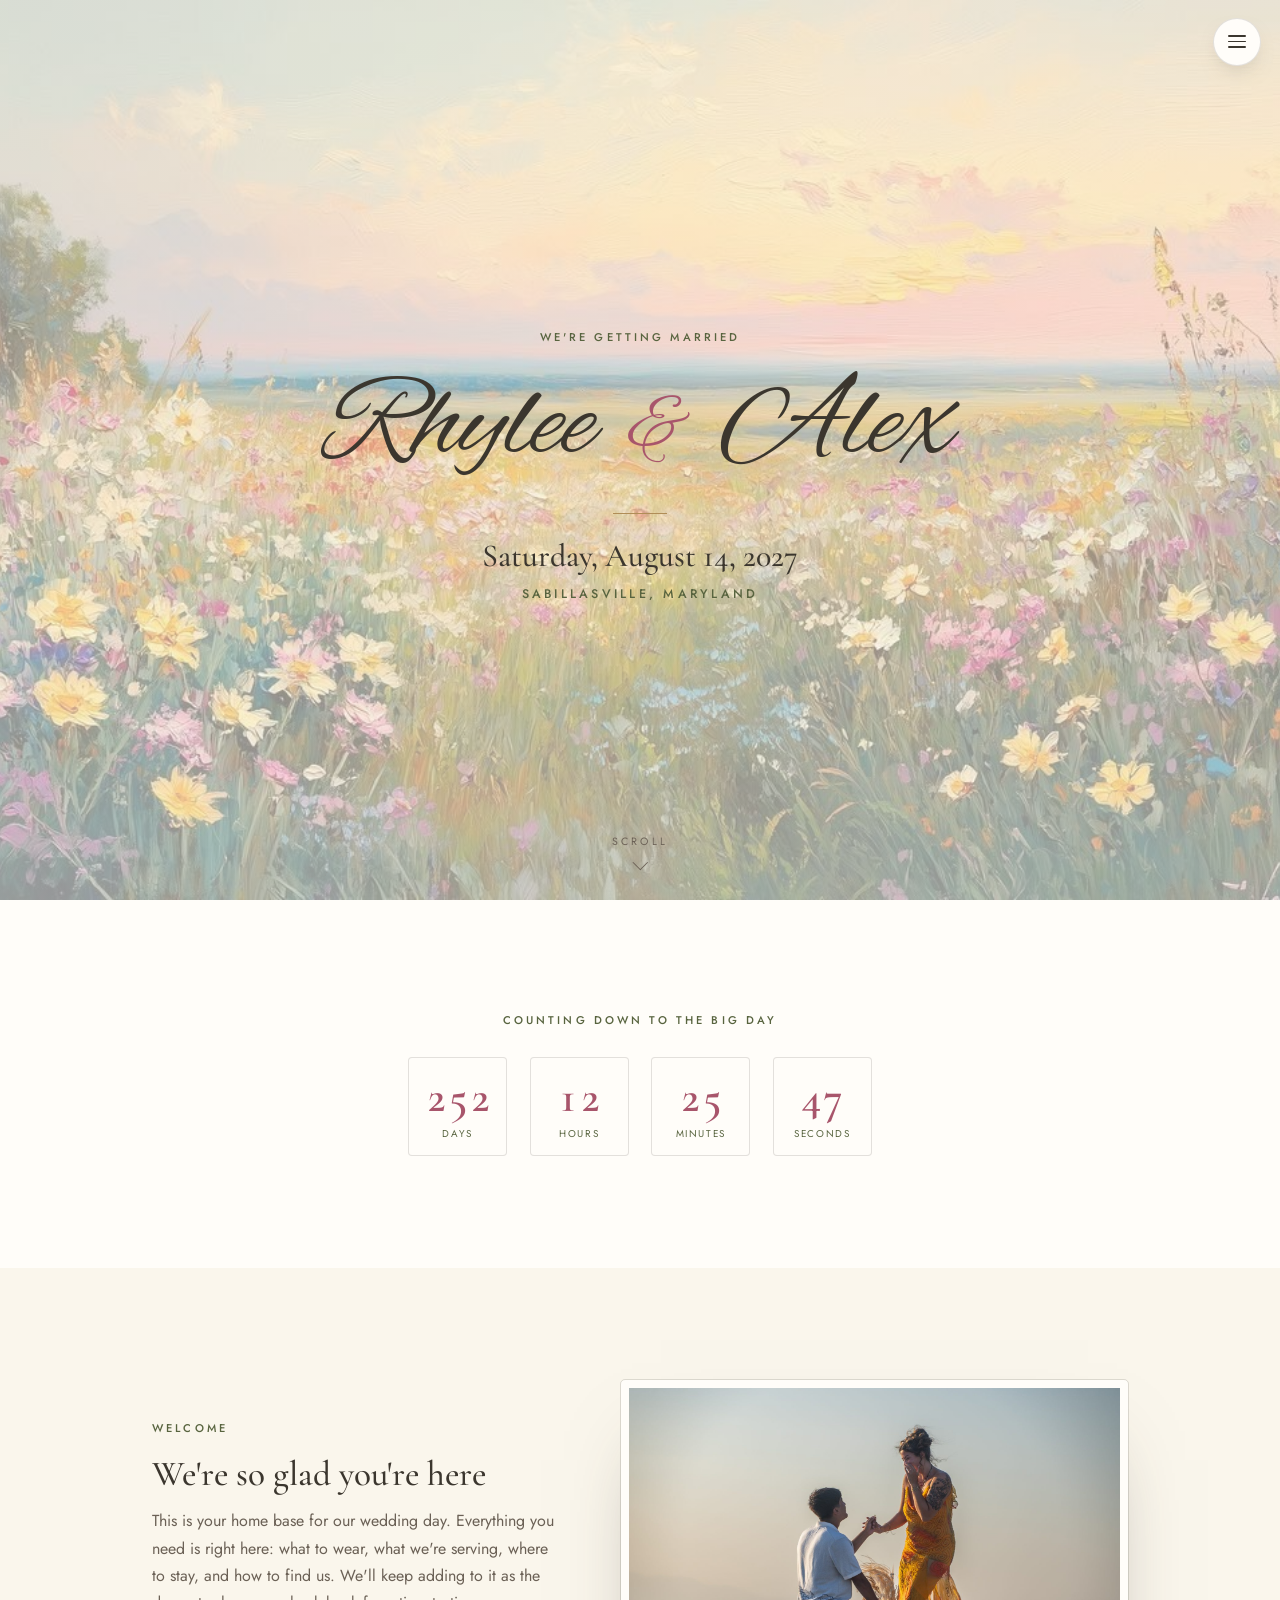
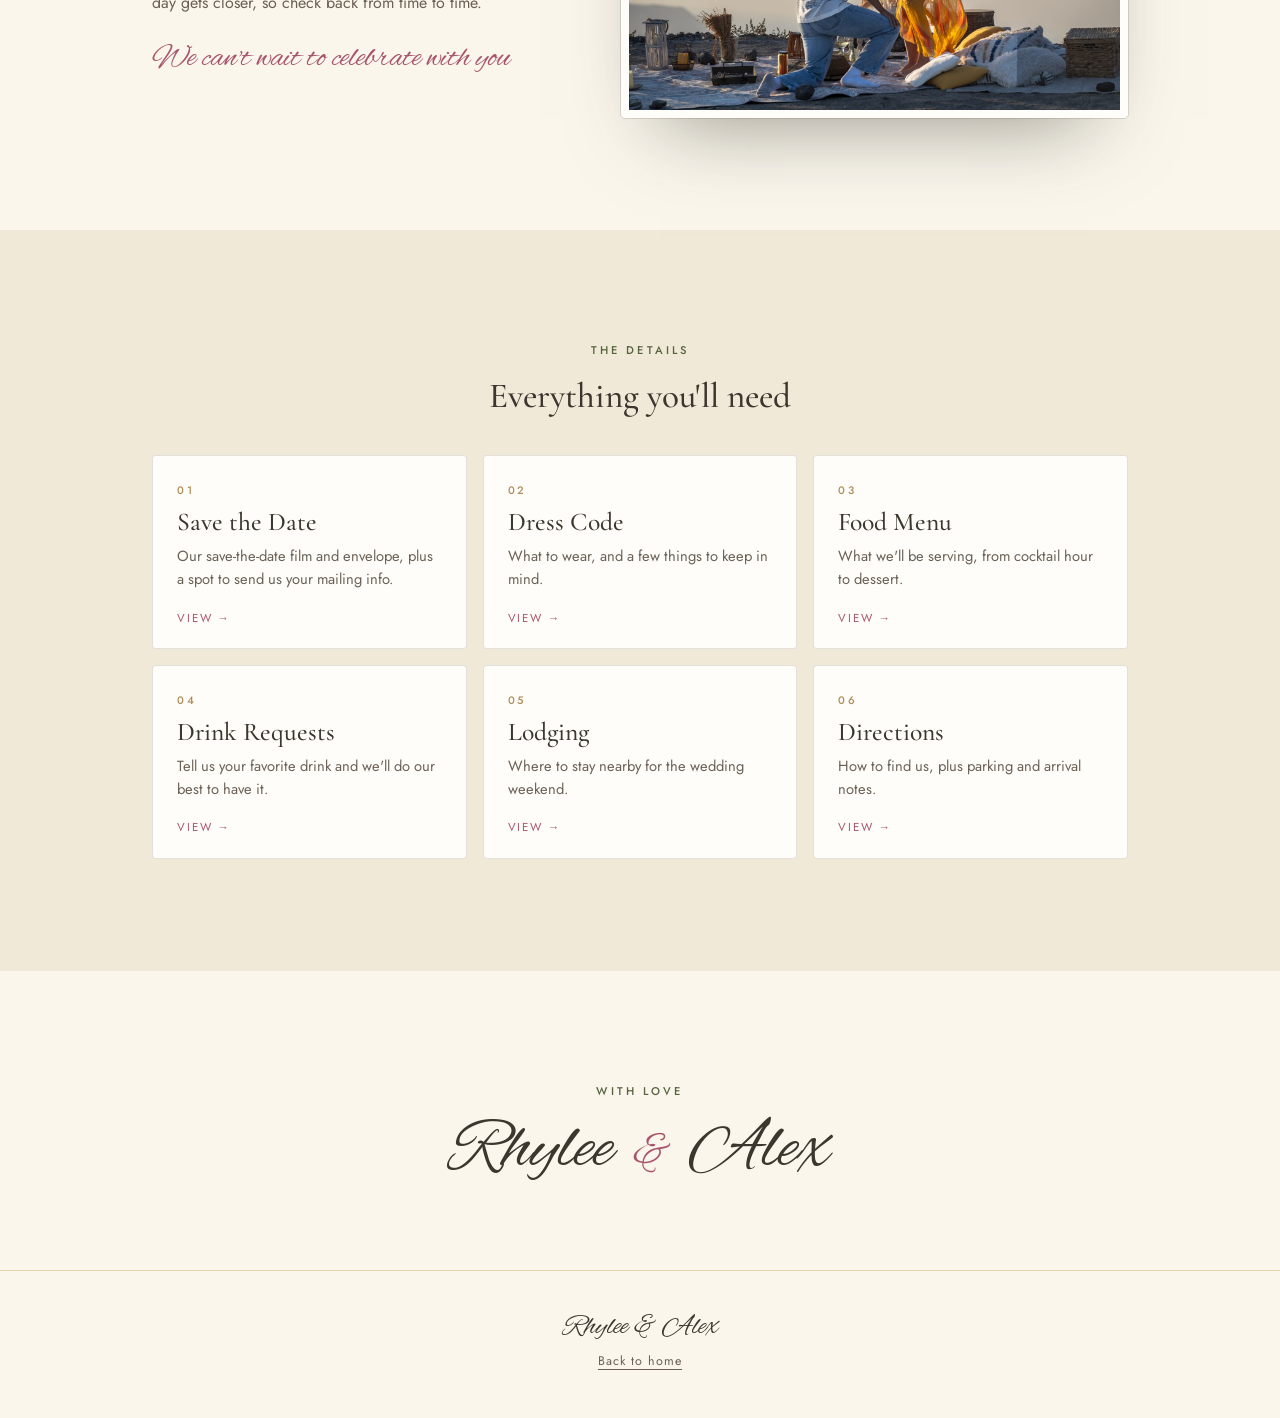
<file: index.html>
<!DOCTYPE html>
<html lang="en">
<head>
<meta charset="UTF-8">
<meta name="viewport" content="width=device-width, initial-scale=1.0">
<title>Rhylee &amp; Alex — Our Wedding</title>
<meta name="description" content="Rhylee &amp; Alex are getting married. Everything you need for the big day.">

<link rel="icon" type="image/png" sizes="32x32" href="img/favicon-32.png">
<link rel="icon" type="image/png" sizes="16x16" href="img/favicon-16.png">
<link rel="icon" type="image/png" sizes="192x192" href="img/favicon-192.png">
<link rel="apple-touch-icon" sizes="180x180" href="img/apple-touch-icon.png">
<link rel="shortcut icon" href="img/favicon.ico">

<link rel="preconnect" href="https://fonts.googleapis.com">
<link rel="preconnect" href="https://fonts.gstatic.com" crossorigin>
<link href="https://fonts.googleapis.com/css2?family=Cormorant+Garamond:ital,wght@0,400;0,500;0,600;1,400&family=Alex+Brush&family=Jost:wght@300;400;500;600&display=swap" rel="stylesheet">

<link rel="stylesheet" href="css/style.css">
<link rel="stylesheet" href="css/site.css">
<link rel="stylesheet" href="css/menu.css">
</head>
<body class="site" data-root="">

<main>
  <!-- HERO -->
  <section class="hero" id="top">
    <p class="eyebrow">We're getting married</p>
    <h1 class="hero-names">Rhylee <span class="amp">&amp;</span> Alex</h1>
    <span class="rule"></span>
    <p class="hero-date" id="hero-date">Saturday, August 14, 2027</p>
    <p class="hero-place">Sabillasville, Maryland</p>
    <a href="#countdown" class="scroll-cue">Scroll</a>
  </section>


  <!-- COUNTDOWN -->
  <section class="band band--paper" id="countdown">
    <div class="wrap reveal-on-scroll">
      <p class="eyebrow">Counting down to the big day</p>
      <div class="countdown-row" aria-live="off">
        <div class="countdown-cell"><b id="cd-days">--</b><span>Days</span></div>
        <div class="countdown-cell"><b id="cd-hours">--</b><span>Hours</span></div>
        <div class="countdown-cell"><b id="cd-mins">--</b><span>Minutes</span></div>
        <div class="countdown-cell"><b id="cd-secs">--</b><span>Seconds</span></div>
      </div>
    </div>
  </section>

  <!-- WELCOME + PHOTO -->
  <section class="band" id="welcome">
    <div class="wrap welcome reveal-on-scroll">
      <div>
        <p class="eyebrow">Welcome</p>
        <h2 class="section-title">We're so glad you're here</h2>
        <p class="section-copy">
          This is your home base for our wedding day. Everything you need is
          right here: what to wear, what we're serving, where to stay, and how
          to find us. We'll keep adding to it as the day gets closer, so check
          back from time to time.
        </p>
        <p class="script-note">We can't wait to celebrate with you</p>
      </div>
      <div class="photo-frame">
        <img src="more/engagement.jpg" alt="Alex proposing to Rhylee outdoors at sunset">
      </div>
    </div>
  </section>

  <!-- DETAILS: one card per menu tab, filled in by js/home.js -->
  <section class="band band--deep" id="details">
    <div class="wrap">
      <div class="reveal-on-scroll">
        <p class="eyebrow">The details</p>
        <h2 class="section-title">Everything you'll need</h2>
      </div>
      <div class="cards" id="detail-cards"></div>
    </div>
  </section>

  <!-- SIGN-OFF -->
  <section class="band signoff-band" id="signoff">
    <div class="wrap reveal-on-scroll">
      <p class="eyebrow">With love</p>
      <p class="hero-names">Rhylee <span class="amp">&amp;</span> Alex</p>
    </div>
  </section>

</main>

<footer class="site-footer">
  <span class="footer-names">Rhylee &amp; Alex</span>
  <a href="./">Back to home</a>
</footer>

<script src="js/menu.js"></script>
<script src="js/home.js"></script>
</body>
</html>
</file>
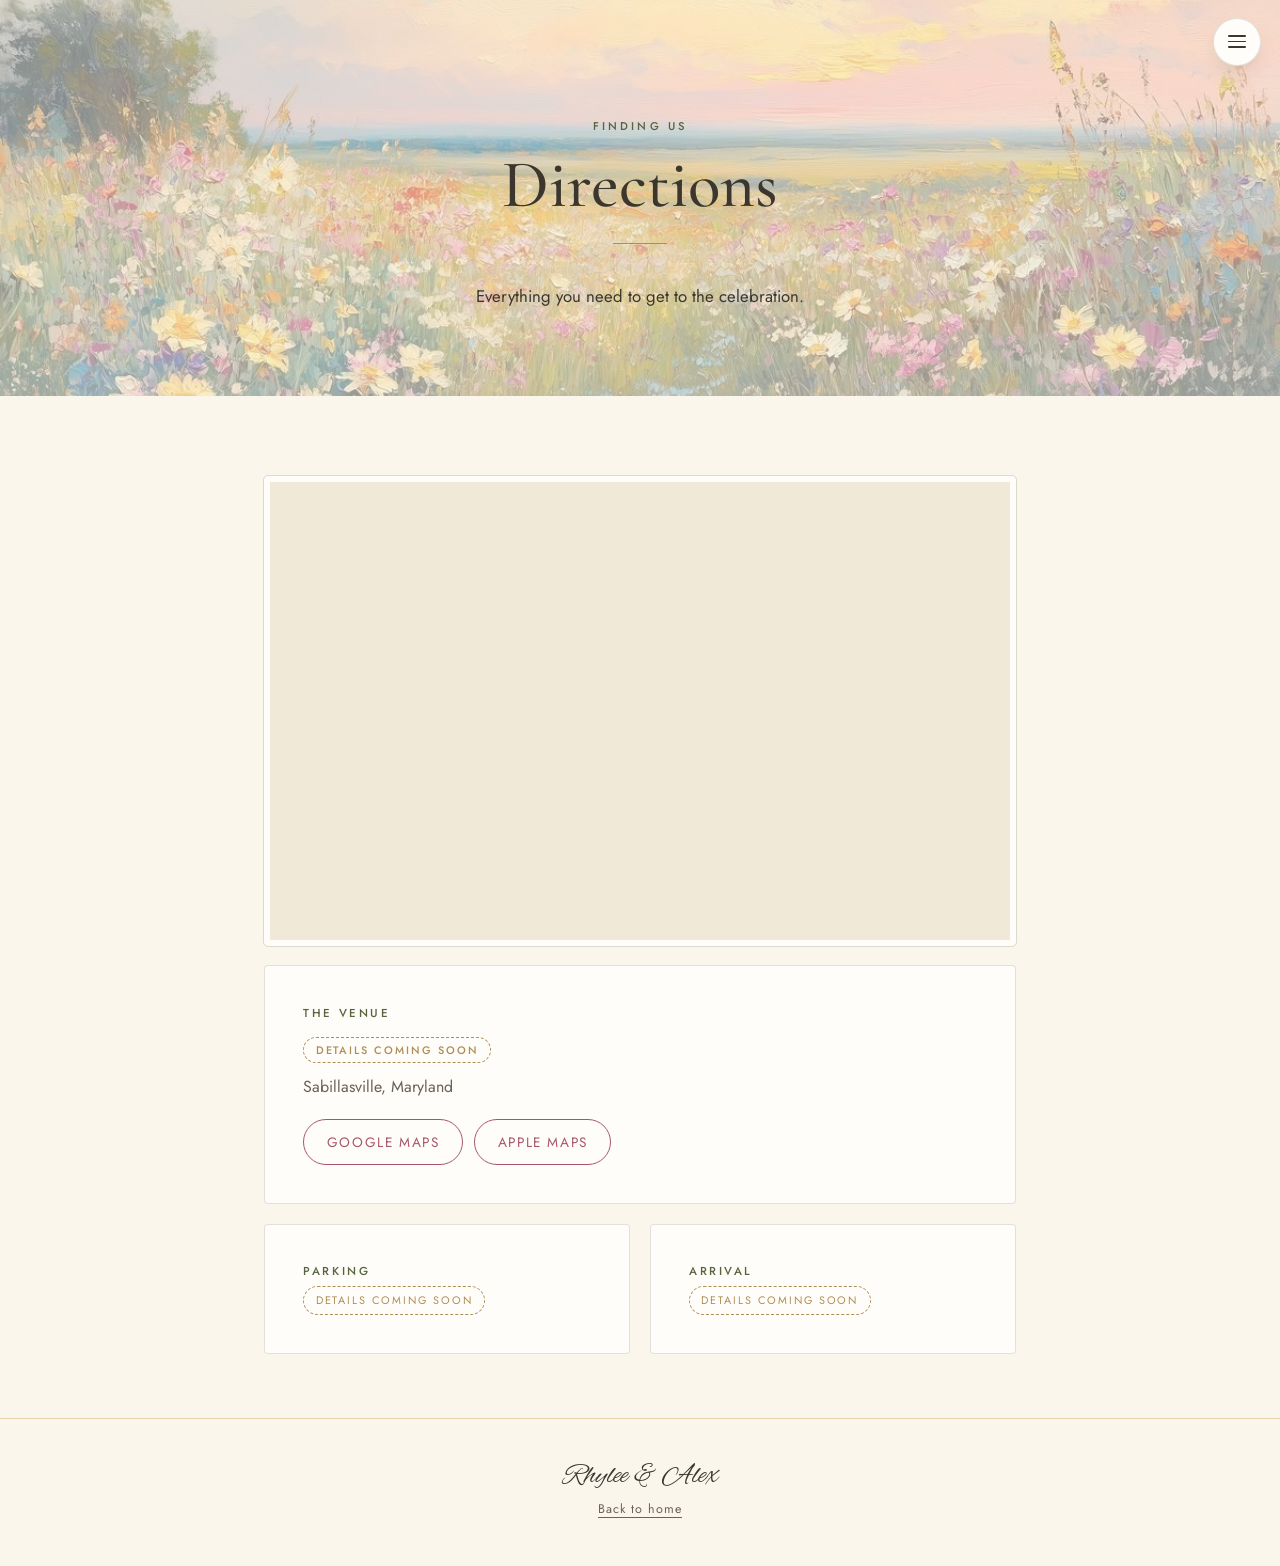
<file: directions/index.html>
<!DOCTYPE html>
<html lang="en">
<head>
<meta charset="UTF-8">
<meta name="viewport" content="width=device-width, initial-scale=1.0">
<title>Directions — Rhylee &amp; Alex</title>
<meta name="description" content="How to get to Rhylee &amp; Alex's wedding.">

<link rel="icon" type="image/png" sizes="32x32" href="../img/favicon-32.png">
<link rel="icon" type="image/png" sizes="16x16" href="../img/favicon-16.png">
<link rel="icon" type="image/png" sizes="192x192" href="../img/favicon-192.png">
<link rel="apple-touch-icon" sizes="180x180" href="../img/apple-touch-icon.png">
<link rel="shortcut icon" href="../img/favicon.ico">

<link rel="preconnect" href="https://fonts.googleapis.com">
<link rel="preconnect" href="https://fonts.gstatic.com" crossorigin>
<link href="https://fonts.googleapis.com/css2?family=Cormorant+Garamond:ital,wght@0,400;0,500;0,600;1,400&family=Alex+Brush&family=Jost:wght@300;400;500;600&display=swap" rel="stylesheet">

<link rel="stylesheet" href="../css/style.css">
<link rel="stylesheet" href="../css/site.css">
<link rel="stylesheet" href="../css/menu.css">
</head>
<body class="site" data-root="../">

<main>
  <header class="page-header">
    <p class="eyebrow">Finding us</p>
    <h1 class="page-title">Directions</h1>
    <span class="rule"></span>
    <p class="page-lead">Everything you need to get to the celebration.</p>
  </header>

  <section class="page-body">
    <div class="wrap">
      <!-- EDIT: set the venue name/address in the three places marked VENUE below -->
      <div class="map-frame">
        <!-- VENUE: change q=... to the venue's address -->
        <iframe title="Map to the wedding" loading="lazy" referrerpolicy="no-referrer-when-downgrade"
          src="https://www.google.com/maps?q=Sabillasville,+MD&amp;output=embed"></iframe>
      </div>
      <div class="panel-block">
        <h3>The venue</h3>
        <!-- VENUE: name + street address -->
        <h2><span class="tbd">Details coming soon</span></h2>
        <p>Sabillasville, Maryland</p>
        <div class="btn-row">
          <!-- VENUE: change the address in both links -->
          <a class="btn btn-outline" href="https://www.google.com/maps/search/?api=1&amp;query=Sabillasville%2C%20MD" target="_blank" rel="noopener">Google Maps</a>
          <a class="btn btn-outline" href="https://maps.apple.com/?q=Sabillasville%2C%20MD" target="_blank" rel="noopener">Apple Maps</a>
        </div>
      </div>
      <div class="two-col">
        <div class="panel-block">
          <h3>Parking</h3>
          <p><span class="tbd">Details coming soon</span></p>
        </div>
        <div class="panel-block">
          <h3>Arrival</h3>
          <p><span class="tbd">Details coming soon</span></p>
        </div>
      </div>
    </div>
  </section>
</main>

<footer class="site-footer">
  <span class="footer-names">Rhylee &amp; Alex</span>
  <a href="../">Back to home</a>
</footer>

<script src="../js/menu.js"></script>
</body>
</html>
</file>
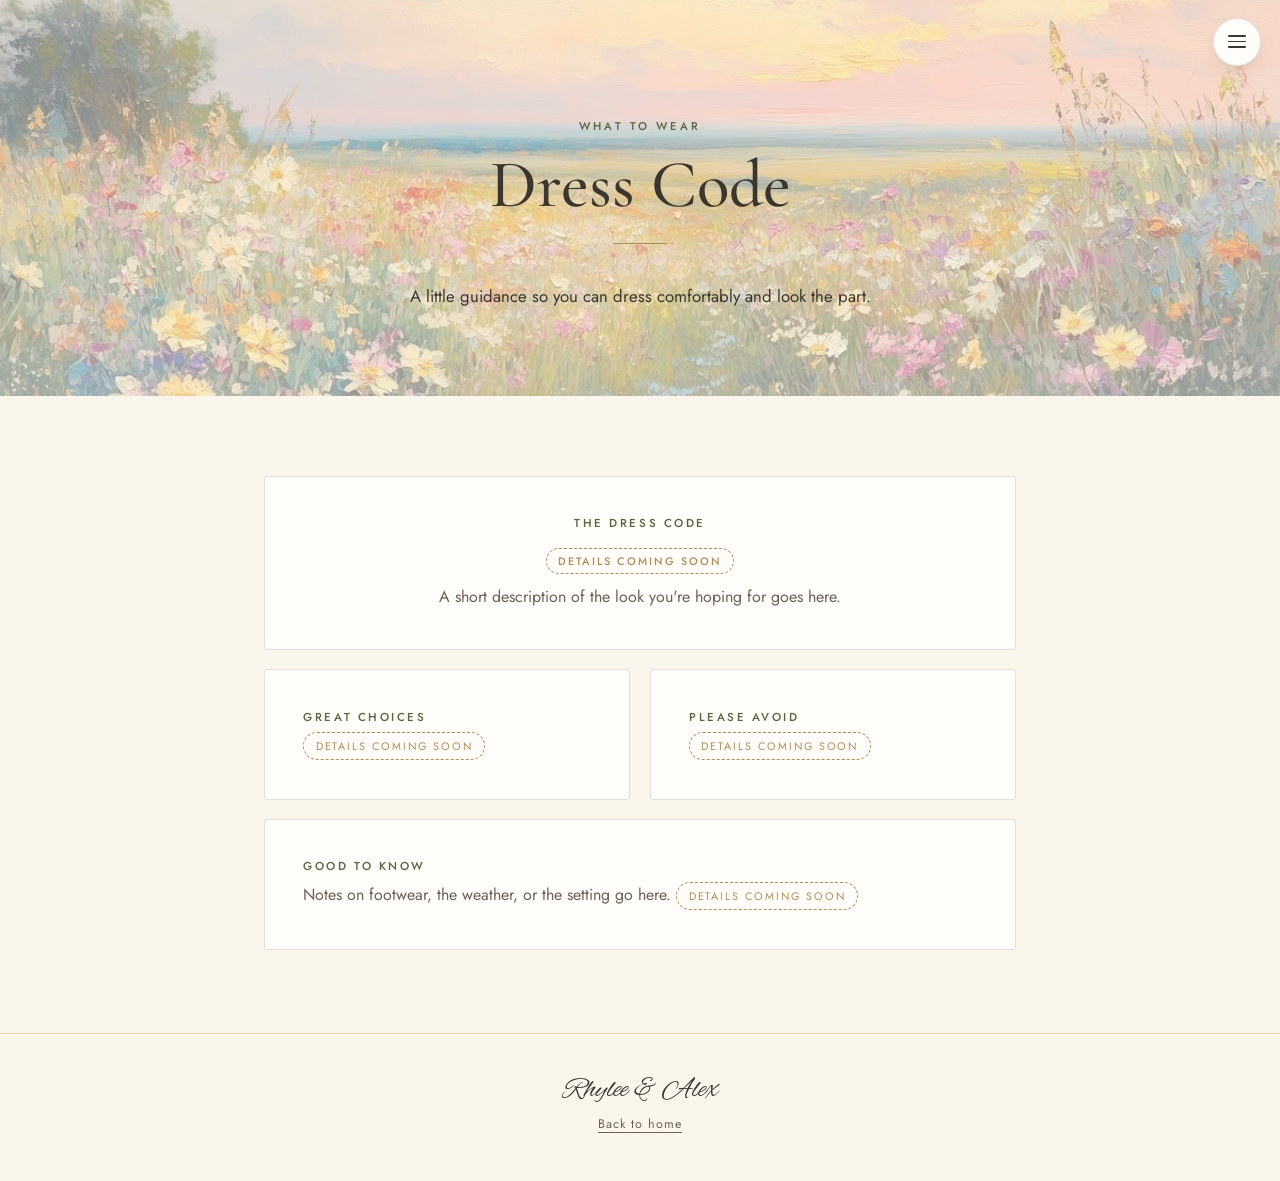
<file: dress-code/index.html>
<!DOCTYPE html>
<html lang="en">
<head>
<meta charset="UTF-8">
<meta name="viewport" content="width=device-width, initial-scale=1.0">
<title>Dress Code — Rhylee &amp; Alex</title>
<meta name="description" content="What to wear to Rhylee &amp; Alex's wedding.">

<link rel="icon" type="image/png" sizes="32x32" href="../img/favicon-32.png">
<link rel="icon" type="image/png" sizes="16x16" href="../img/favicon-16.png">
<link rel="icon" type="image/png" sizes="192x192" href="../img/favicon-192.png">
<link rel="apple-touch-icon" sizes="180x180" href="../img/apple-touch-icon.png">
<link rel="shortcut icon" href="../img/favicon.ico">

<link rel="preconnect" href="https://fonts.googleapis.com">
<link rel="preconnect" href="https://fonts.gstatic.com" crossorigin>
<link href="https://fonts.googleapis.com/css2?family=Cormorant+Garamond:ital,wght@0,400;0,500;0,600;1,400&family=Alex+Brush&family=Jost:wght@300;400;500;600&display=swap" rel="stylesheet">

<link rel="stylesheet" href="../css/style.css">
<link rel="stylesheet" href="../css/site.css">
<link rel="stylesheet" href="../css/menu.css">
</head>
<body class="site" data-root="../">

<main>
  <header class="page-header">
    <p class="eyebrow">What to wear</p>
    <h1 class="page-title">Dress Code</h1>
    <span class="rule"></span>
    <p class="page-lead">A little guidance so you can dress comfortably and look the part.</p>
  </header>

  <section class="page-body">
    <div class="wrap">
      <!-- EDIT: replace the "coming soon" tags with your real details -->
      <div class="panel-block" style="text-align:center">
        <h3>The dress code</h3>
        <h2><span class="tbd">Details coming soon</span></h2>
        <p>A short description of the look you're hoping for goes here.</p>
      </div>
      <div class="two-col">
        <div class="panel-block">
          <h3>Great choices</h3>
          <p><span class="tbd">Details coming soon</span></p>
        </div>
        <div class="panel-block">
          <h3>Please avoid</h3>
          <p><span class="tbd">Details coming soon</span></p>
        </div>
      </div>
      <div class="panel-block">
        <h3>Good to know</h3>
        <p>Notes on footwear, the weather, or the setting go here. <span class="tbd">Details coming soon</span></p>
      </div>
    </div>
  </section>
</main>

<footer class="site-footer">
  <span class="footer-names">Rhylee &amp; Alex</span>
  <a href="../">Back to home</a>
</footer>

<script src="../js/menu.js"></script>
</body>
</html>
</file>
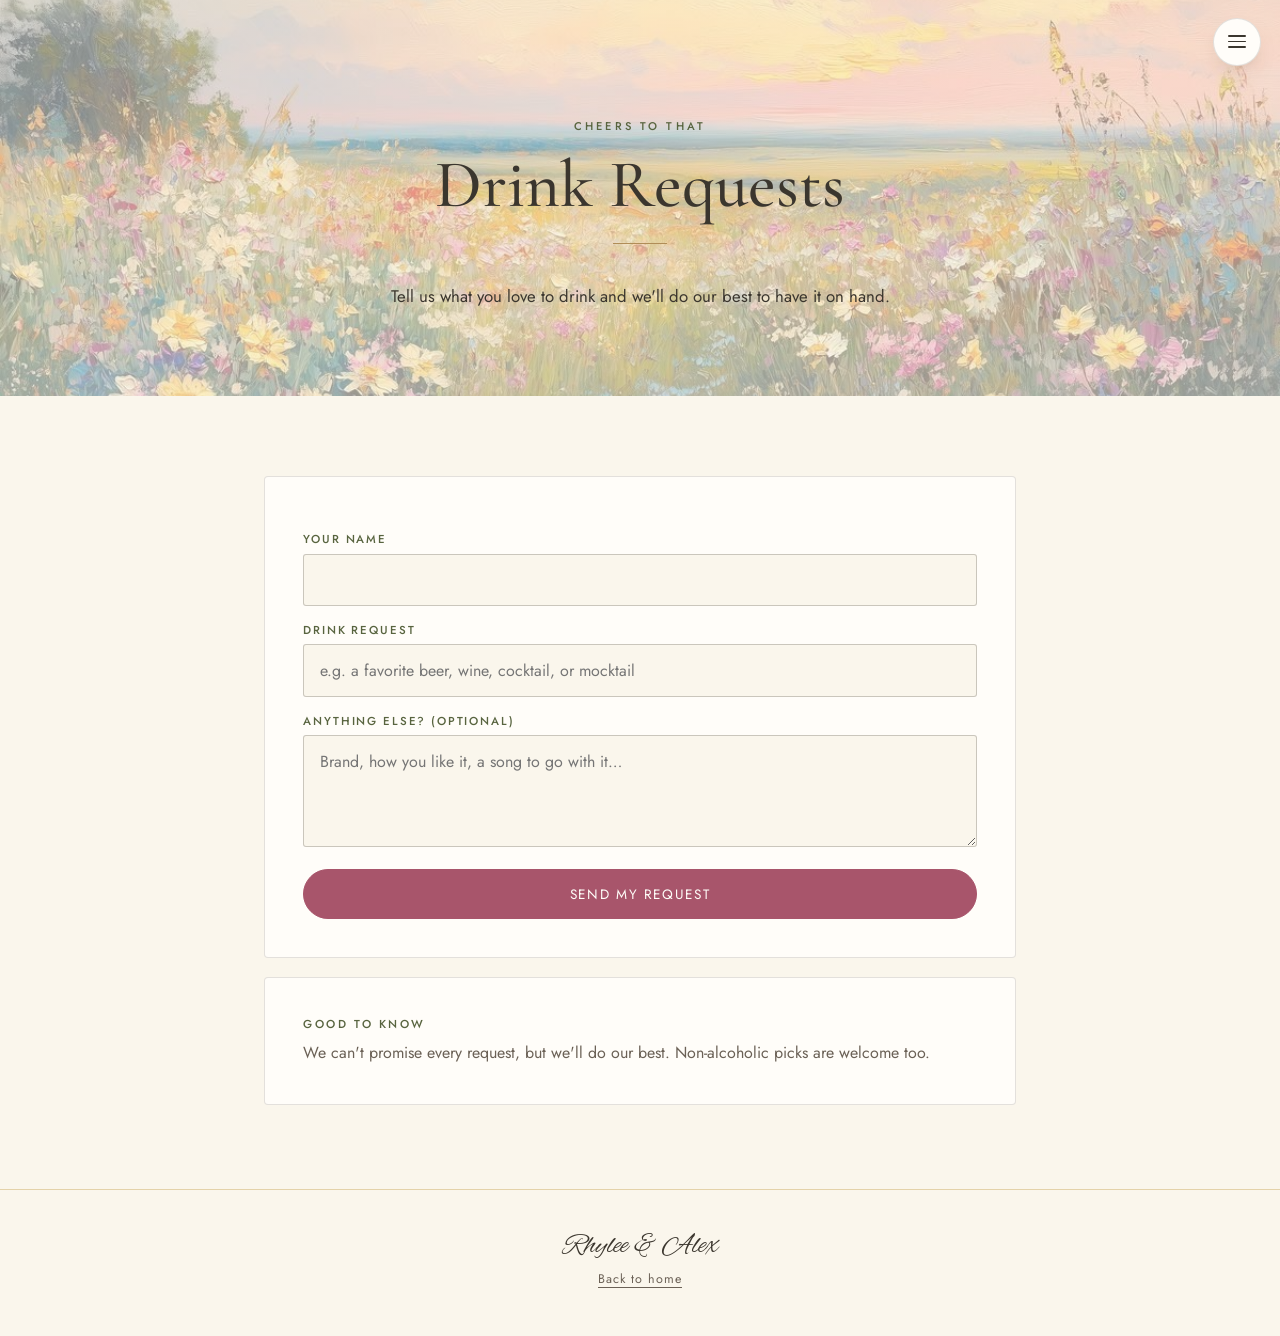
<file: drink-requests/index.html>
<!DOCTYPE html>
<html lang="en">
<head>
<meta charset="UTF-8">
<meta name="viewport" content="width=device-width, initial-scale=1.0">
<title>Drink Requests — Rhylee &amp; Alex</title>
<meta name="description" content="Request a drink for Rhylee &amp; Alex's wedding.">

<link rel="icon" type="image/png" sizes="32x32" href="../img/favicon-32.png">
<link rel="icon" type="image/png" sizes="16x16" href="../img/favicon-16.png">
<link rel="icon" type="image/png" sizes="192x192" href="../img/favicon-192.png">
<link rel="apple-touch-icon" sizes="180x180" href="../img/apple-touch-icon.png">
<link rel="shortcut icon" href="../img/favicon.ico">

<link rel="preconnect" href="https://fonts.googleapis.com">
<link rel="preconnect" href="https://fonts.gstatic.com" crossorigin>
<link href="https://fonts.googleapis.com/css2?family=Cormorant+Garamond:ital,wght@0,400;0,500;0,600;1,400&family=Alex+Brush&family=Jost:wght@300;400;500;600&display=swap" rel="stylesheet">

<link rel="stylesheet" href="../css/style.css">
<link rel="stylesheet" href="../css/site.css">
<link rel="stylesheet" href="../css/menu.css">
</head>
<body class="site" data-root="../">

<main>
  <header class="page-header">
    <p class="eyebrow">Cheers to that</p>
    <h1 class="page-title">Drink Requests</h1>
    <span class="rule"></span>
    <p class="page-lead">Tell us what you love to drink and we'll do our best to have it on hand.</p>
  </header>

  <section class="page-body">
    <div class="wrap">
      <div class="panel-block" id="drink-form-wrap">
        <form id="drink-form" class="form-grid">
          <input type="hidden" name="form_type" value="drink_request">
          <label>Your name
            <input name="name" type="text" autocomplete="name" required>
          </label>
          <label>Drink request
            <input name="drink" type="text" placeholder="e.g. a favorite beer, wine, cocktail, or mocktail" required>
          </label>
          <label>Anything else? (optional)
            <textarea name="notes" placeholder="Brand, how you like it, a song to go with it…"></textarea>
          </label>
          <button type="submit" class="btn btn-solid">Send my request</button>
        </form>
        <div class="form-thanks" id="drink-thanks" hidden>
          <p class="script-note">Cheers!</p>
          <p>Your request is in. Feel free to send another.</p>
          <button type="button" class="btn btn-text" id="drink-again">Request another drink</button>
        </div>
      </div>
      <div class="panel-block">
        <h3>Good to know</h3>
        <p>We can't promise every request, but we'll do our best. Non-alcoholic picks are welcome too.</p>
      </div>
    </div>
  </section>
</main>

<footer class="site-footer">
  <span class="footer-names">Rhylee &amp; Alex</span>
  <a href="../">Back to home</a>
</footer>

<script src="../js/menu.js"></script>
<script src="../js/drinks.js"></script>
</body>
</html>
</file>
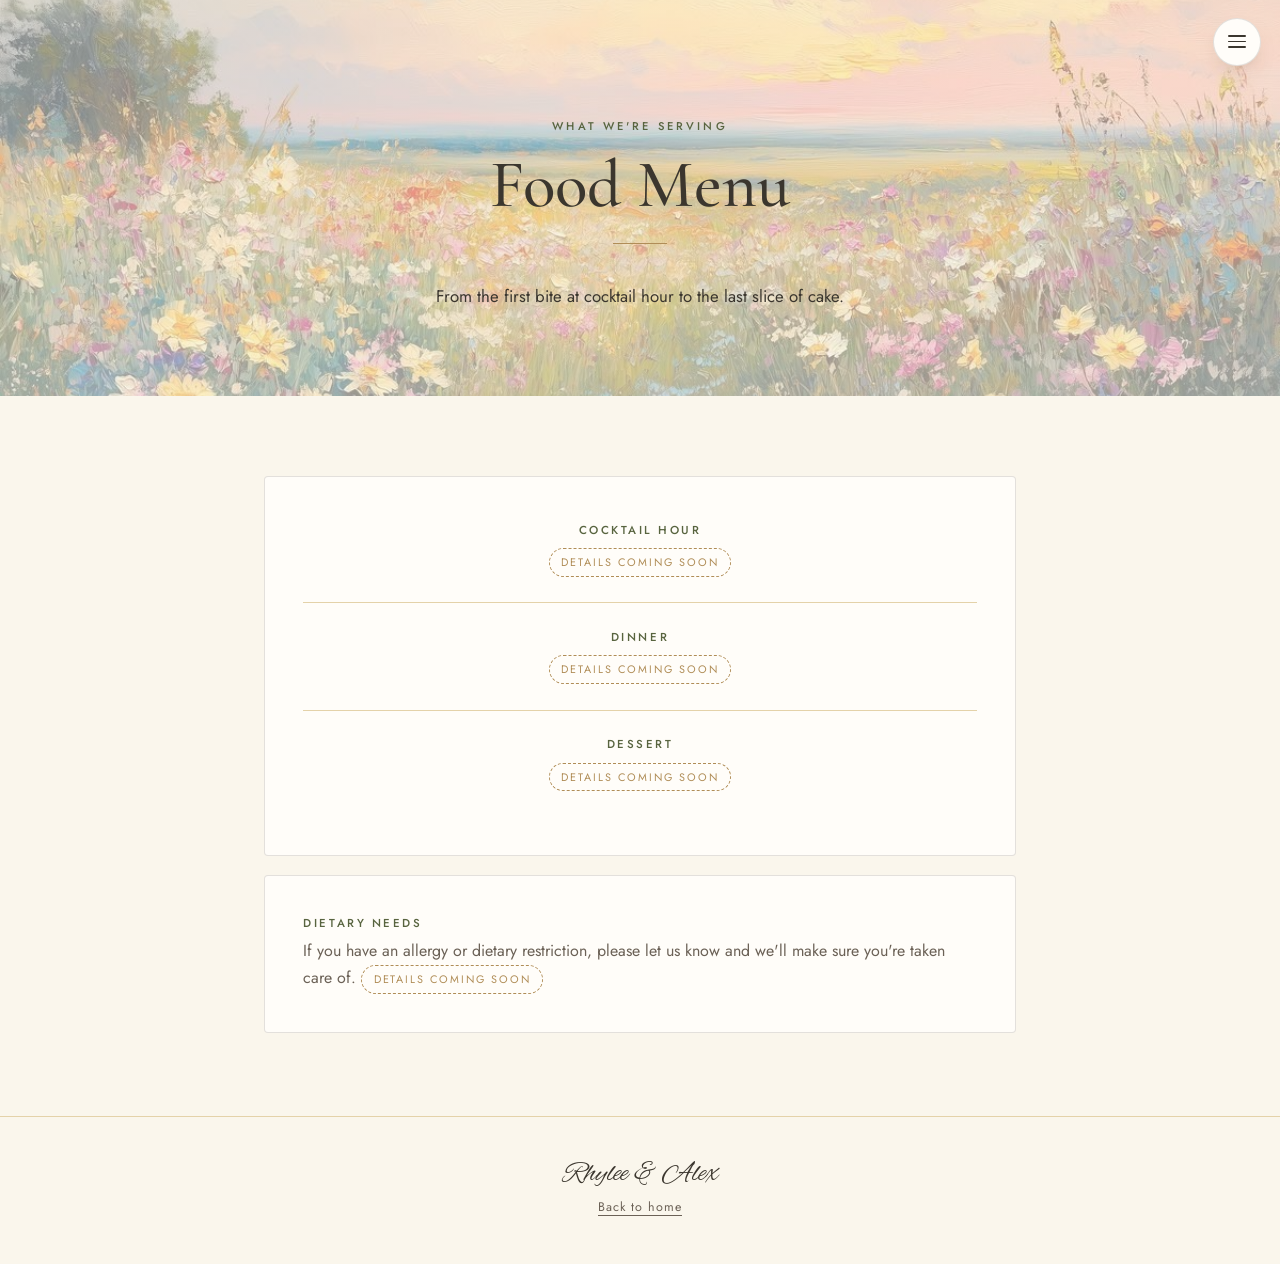
<file: food-menu/index.html>
<!DOCTYPE html>
<html lang="en">
<head>
<meta charset="UTF-8">
<meta name="viewport" content="width=device-width, initial-scale=1.0">
<title>Food Menu — Rhylee &amp; Alex</title>
<meta name="description" content="What's being served at Rhylee &amp; Alex's wedding.">

<link rel="icon" type="image/png" sizes="32x32" href="../img/favicon-32.png">
<link rel="icon" type="image/png" sizes="16x16" href="../img/favicon-16.png">
<link rel="icon" type="image/png" sizes="192x192" href="../img/favicon-192.png">
<link rel="apple-touch-icon" sizes="180x180" href="../img/apple-touch-icon.png">
<link rel="shortcut icon" href="../img/favicon.ico">

<link rel="preconnect" href="https://fonts.googleapis.com">
<link rel="preconnect" href="https://fonts.gstatic.com" crossorigin>
<link href="https://fonts.googleapis.com/css2?family=Cormorant+Garamond:ital,wght@0,400;0,500;0,600;1,400&family=Alex+Brush&family=Jost:wght@300;400;500;600&display=swap" rel="stylesheet">

<link rel="stylesheet" href="../css/style.css">
<link rel="stylesheet" href="../css/site.css">
<link rel="stylesheet" href="../css/menu.css">
</head>
<body class="site" data-root="../">

<main>
  <header class="page-header">
    <p class="eyebrow">What we're serving</p>
    <h1 class="page-title">Food Menu</h1>
    <span class="rule"></span>
    <p class="page-lead">From the first bite at cocktail hour to the last slice of cake.</p>
  </header>

  <section class="page-body">
    <div class="wrap">
      <!-- EDIT: add each dish as an <li>. Optional description: <li>Dish name<small>short description</small></li> -->
      <div class="panel-block">
        <div class="course">
          <h3>Cocktail Hour</h3>
          <ul>
            <li><span class="tbd">Details coming soon</span></li>
          </ul>
        </div>
        <div class="course">
          <h3>Dinner</h3>
          <ul>
            <li><span class="tbd">Details coming soon</span></li>
          </ul>
        </div>
        <div class="course">
          <h3>Dessert</h3>
          <ul>
            <li><span class="tbd">Details coming soon</span></li>
          </ul>
        </div>
      </div>
      <div class="panel-block">
        <h3>Dietary needs</h3>
        <p>If you have an allergy or dietary restriction, please let us know and we'll make sure you're taken care of. <span class="tbd">Details coming soon</span></p>
      </div>
    </div>
  </section>
</main>

<footer class="site-footer">
  <span class="footer-names">Rhylee &amp; Alex</span>
  <a href="../">Back to home</a>
</footer>

<script src="../js/menu.js"></script>
</body>
</html>
</file>
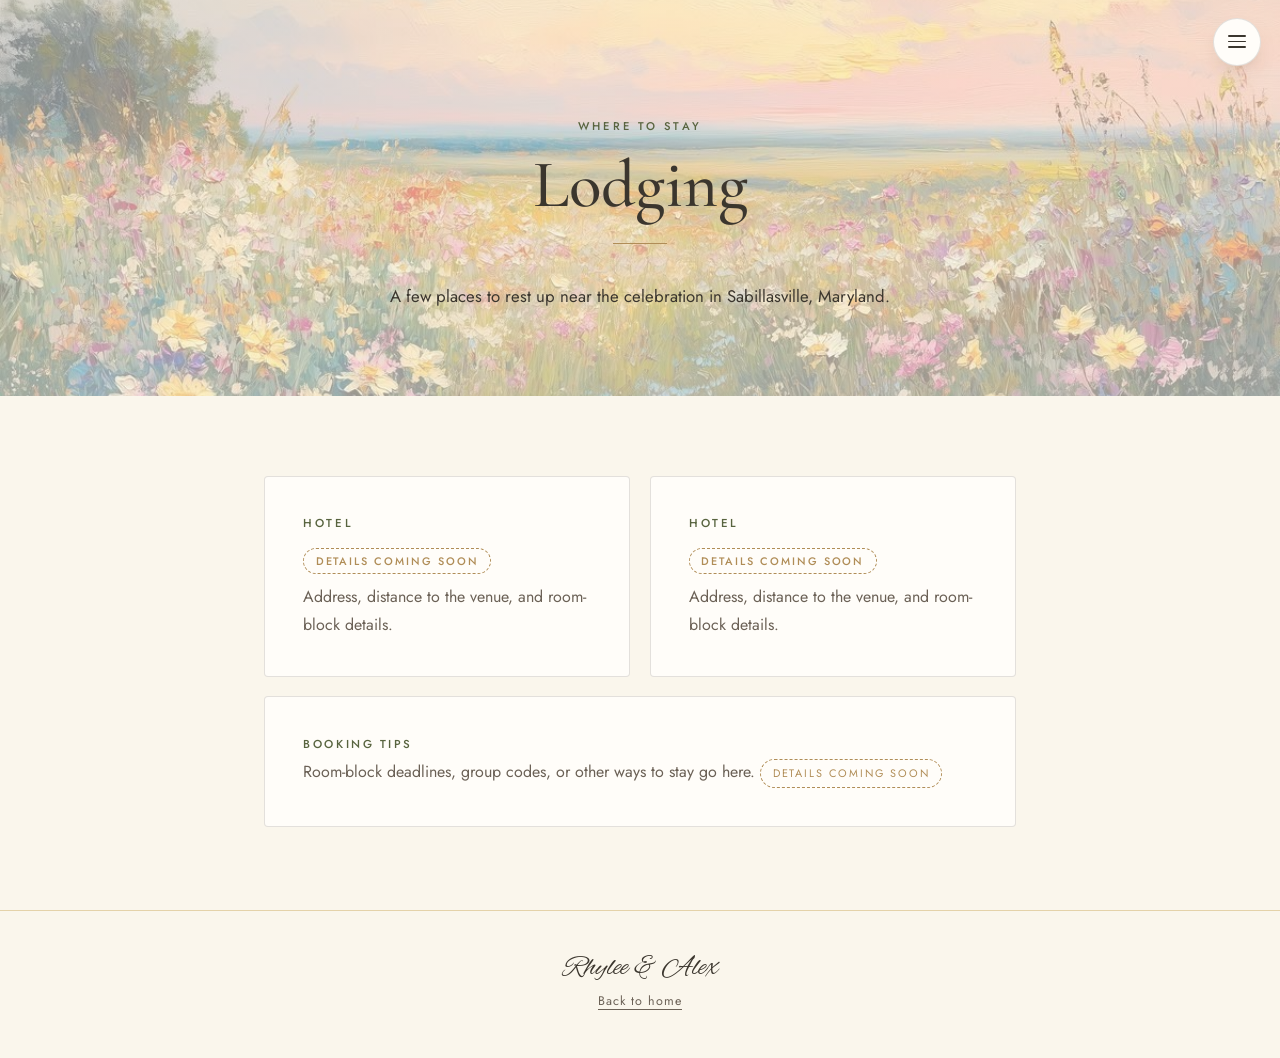
<file: lodging/index.html>
<!DOCTYPE html>
<html lang="en">
<head>
<meta charset="UTF-8">
<meta name="viewport" content="width=device-width, initial-scale=1.0">
<title>Lodging — Rhylee &amp; Alex</title>
<meta name="description" content="Where to stay for Rhylee &amp; Alex's wedding.">

<link rel="icon" type="image/png" sizes="32x32" href="../img/favicon-32.png">
<link rel="icon" type="image/png" sizes="16x16" href="../img/favicon-16.png">
<link rel="icon" type="image/png" sizes="192x192" href="../img/favicon-192.png">
<link rel="apple-touch-icon" sizes="180x180" href="../img/apple-touch-icon.png">
<link rel="shortcut icon" href="../img/favicon.ico">

<link rel="preconnect" href="https://fonts.googleapis.com">
<link rel="preconnect" href="https://fonts.gstatic.com" crossorigin>
<link href="https://fonts.googleapis.com/css2?family=Cormorant+Garamond:ital,wght@0,400;0,500;0,600;1,400&family=Alex+Brush&family=Jost:wght@300;400;500;600&display=swap" rel="stylesheet">

<link rel="stylesheet" href="../css/style.css">
<link rel="stylesheet" href="../css/site.css">
<link rel="stylesheet" href="../css/menu.css">
</head>
<body class="site" data-root="../">

<main>
  <header class="page-header">
    <p class="eyebrow">Where to stay</p>
    <h1 class="page-title">Lodging</h1>
    <span class="rule"></span>
    <p class="page-lead">A few places to rest up near the celebration in Sabillasville, Maryland.</p>
  </header>

  <section class="page-body">
    <div class="wrap">
      <!-- EDIT: one panel per hotel. Copy/paste a block to add more. -->
      <div class="two-col">
        <div class="panel-block">
          <h3>Hotel</h3>
          <h2><span class="tbd">Details coming soon</span></h2>
          <p>Address, distance to the venue, and room-block details.</p>
          <!-- <div class="btn-row"><a class="btn btn-outline" href="BOOKING-LINK" target="_blank" rel="noopener">Book a room</a></div> -->
        </div>
        <div class="panel-block">
          <h3>Hotel</h3>
          <h2><span class="tbd">Details coming soon</span></h2>
          <p>Address, distance to the venue, and room-block details.</p>
          <!-- <div class="btn-row"><a class="btn btn-outline" href="BOOKING-LINK" target="_blank" rel="noopener">Book a room</a></div> -->
        </div>
      </div>
      <div class="panel-block">
        <h3>Booking tips</h3>
        <p>Room-block deadlines, group codes, or other ways to stay go here. <span class="tbd">Details coming soon</span></p>
      </div>
    </div>
  </section>
</main>

<footer class="site-footer">
  <span class="footer-names">Rhylee &amp; Alex</span>
  <a href="../">Back to home</a>
</footer>

<script src="../js/menu.js"></script>
</body>
</html>
</file>
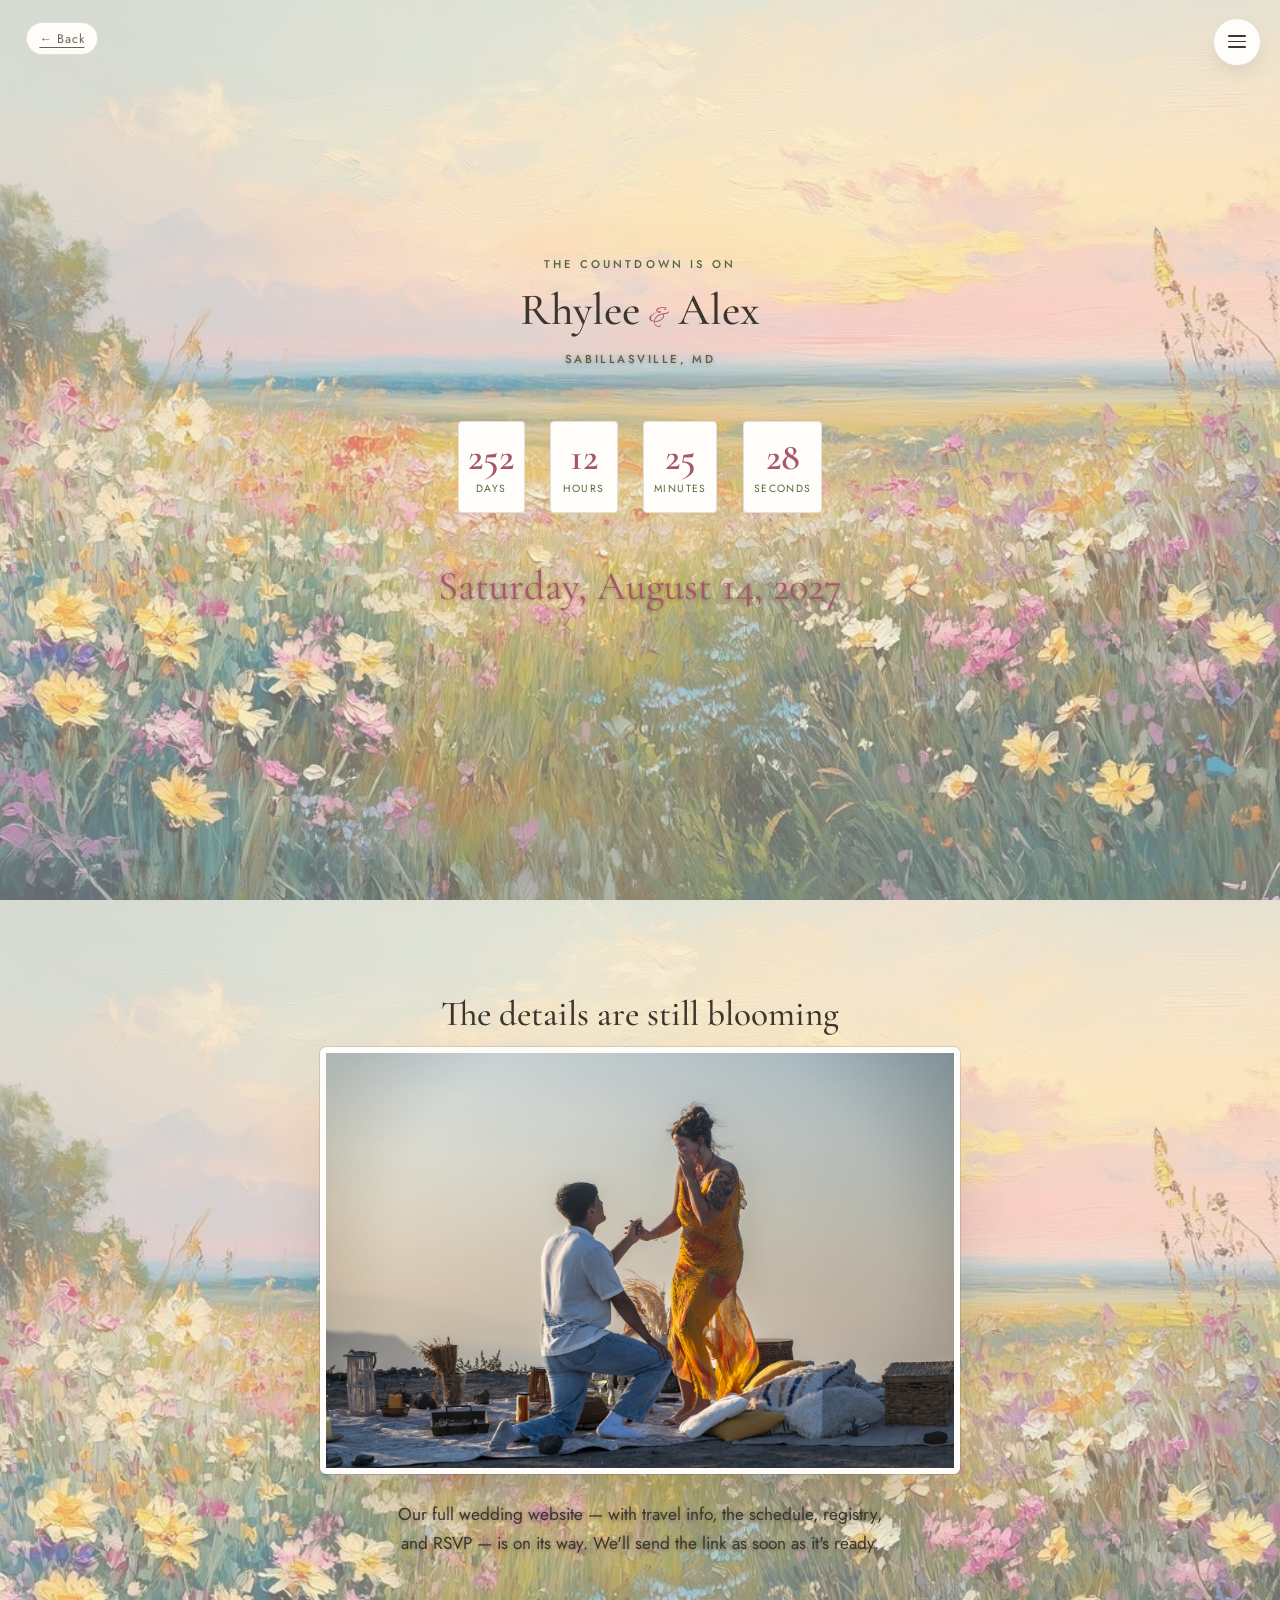
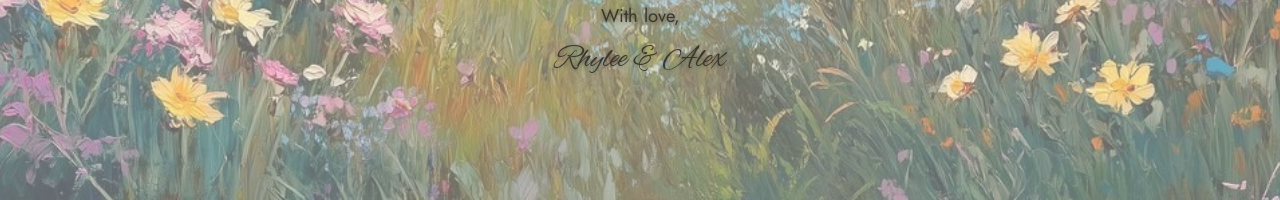
<file: more/index.html>
<!DOCTYPE html>
<html lang="en">
<head>
<meta charset="UTF-8">
<meta name="viewport" content="width=device-width, initial-scale=1.0">
<title>Rhylee &amp; Alex — More to Come</title>
<meta name="description" content="Engagement photo, countdown, and more from Rhylee &amp; Alex's wedding.">

<link rel="icon" type="image/png" sizes="32x32" href="../img/favicon-32.png">
<link rel="icon" type="image/png" sizes="16x16" href="../img/favicon-16.png">
<link rel="icon" type="image/png" sizes="192x192" href="../img/favicon-192.png">
<link rel="apple-touch-icon" sizes="180x180" href="../img/apple-touch-icon.png">
<link rel="shortcut icon" href="../img/favicon.ico">

<link rel="preconnect" href="https://fonts.googleapis.com">
<link rel="preconnect" href="https://fonts.gstatic.com" crossorigin>
<link href="https://fonts.googleapis.com/css2?family=Cormorant+Garamond:ital,wght@0,400;0,500;0,600;1,400&family=Alex+Brush&family=Jost:wght@300;400;500;600&display=swap" rel="stylesheet">

<link rel="stylesheet" href="../css/style.css">
<link rel="stylesheet" href="style.css">
<link rel="stylesheet" href="../css/menu.css">
</head>
<body data-root="../">

<a href="../save-the-date/" class="back-link">&larr; Back</a>

<main>

  <!-- COUNTDOWN -->
  <section id="countdown" class="screen countdown-screen">
    <p class="eyebrow">The countdown is on</p>
    <h1 class="names names--small"><span>Rhylee</span><span class="amp">&amp;</span><span>Alex</span></h1>
    <p class="countdown-location">Sabillasville, MD</p>
    <div class="countdown" id="countdown-timer" aria-live="polite">
      <div class="countdown-unit"><span class="countdown-num" id="cd-days">--</span><span class="countdown-label">Days</span></div>
      <div class="countdown-unit"><span class="countdown-num" id="cd-hours">--</span><span class="countdown-label">Hours</span></div>
      <div class="countdown-unit"><span class="countdown-num" id="cd-mins">--</span><span class="countdown-label">Minutes</span></div>
      <div class="countdown-unit"><span class="countdown-num" id="cd-secs">--</span><span class="countdown-label">Seconds</span></div>
    </div>
    <p class="section-copy small" id="countdown-date-label"></p>
  </section>

  <!-- ENGAGEMENT PHOTO -->
  <section id="engagement" class="screen engagement-screen">
    <h2 class="section-title">The details are still blooming</h2>
    <div class="engagement-photo-frame">
      <img src="engagement.jpg" alt="Alex proposing to Rhylee outdoors at sunset">
    </div>
    <p class="section-copy">
       Our full wedding website — with travel info, the schedule, registry,
      and RSVP — is on its way. We'll send the link as soon as it's ready.
    </p>
    <p class="signoff">With love,<br><span class="signoff-names">Rhylee &amp; Alex</span></p>
  </section>

</main>

<script src="../js/menu.js"></script>
<script src="script.js"></script>
</body>
</html>
</file>
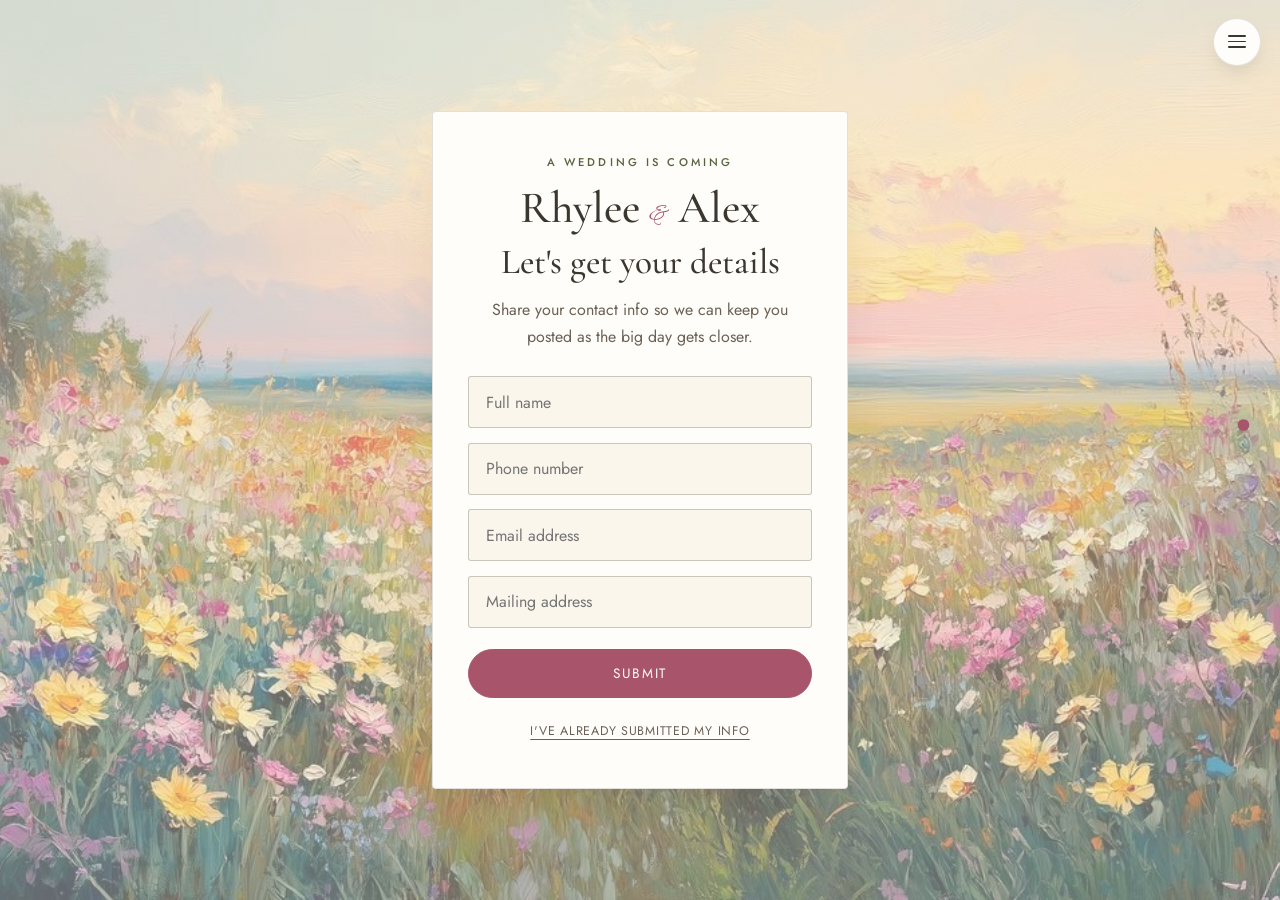
<file: save-the-date/index.html>
<!DOCTYPE html>
<html lang="en">
<head>
<meta charset="UTF-8">
<meta name="viewport" content="width=device-width, initial-scale=1.0">
<title>Rhylee &amp; Alex — Save the Date</title>
<meta name="description" content="Save the date for Rhylee &amp; Alex's wedding.">

<link rel="icon" type="image/png" sizes="32x32" href="../img/favicon-32.png">
<link rel="icon" type="image/png" sizes="16x16" href="../img/favicon-16.png">
<link rel="icon" type="image/png" sizes="192x192" href="../img/favicon-192.png">
<link rel="apple-touch-icon" sizes="180x180" href="../img/apple-touch-icon.png">
<link rel="shortcut icon" href="../img/favicon.ico">

<link rel="preconnect" href="https://fonts.googleapis.com">
<link rel="preconnect" href="https://fonts.gstatic.com" crossorigin>
<link href="https://fonts.googleapis.com/css2?family=Cormorant+Garamond:ital,wght@0,400;0,500;0,600;1,400&family=Alex+Brush&family=Jost:wght@300;400;500;600&display=swap" rel="stylesheet">

<link rel="stylesheet" href="../css/style.css">
<link rel="stylesheet" href="../css/menu.css">
</head>
<body class="pre-video" data-root="../">

<nav class="rail" aria-label="Section navigation">
  <a href="#info" class="rail-dot" data-label="Your Info"></a>
  <a href="#video" class="rail-dot" data-label="Watch"></a>
  <a href="#reveal" class="rail-dot" data-label="Save the Date"></a>
</nav>

<main>

  <!-- 1. INFO FORM -->
  <section id="info" class="screen info-screen">
    <div class="panel" id="info-panel">
      <p class="eyebrow">A Wedding is Coming</p>
      <h1 class="names names--small"><span>Rhylee</span><span class="amp">&amp;</span><span>Alex</span></h1>
      <h2 class="section-title">Let's get your details</h2>
      <p class="section-copy">Share your contact info so we can keep you posted as the big day gets closer.</p>

      <form id="info-form" class="info-form" autocomplete="off">
        <label for="f-name" class="visually-hidden">Full name</label>
        <input id="f-name" name="name" type="text" placeholder="Full name" required>

        <label for="f-phone" class="visually-hidden">Phone number</label>
        <input id="f-phone" name="phone" type="tel" placeholder="Phone number" required>

        <label for="f-email" class="visually-hidden">Email address</label>
        <input id="f-email" name="email" type="email" placeholder="Email address" required>

        <label for="f-address" class="visually-hidden">Mailing address</label>
        <input id="f-address" name="address" type="text" placeholder="Mailing address" required>

        <button type="submit" class="btn btn-solid">Submit</button>
      </form>

      <button class="btn btn-text" id="already-submitted">I've already submitted my info</button>
    </div>
  </section>

  <!-- 2. VIDEO -->
  <section id="video" class="screen video-screen">
    <p class="eyebrow">Our Save the Date film</p>

    <div class="video-frame-wrap">
      <div class="video-frame">
        <div class="video-frame-inner" id="video-slot"></div>
      </div>
      <div class="video-frame-deco" aria-hidden="true"></div>
    </div>
    <p class="section-copy small">
      Can't see the video? <a id="video-fallback-link" href="https://youtube.com/shorts/c03SZa1nvb8" target="_blank" rel="noopener">Watch it on YouTube instead.</a>
    </p>
  </section>

  <!-- 3. ENVELOPE REVEAL -->
  <section id="reveal" class="screen reveal-screen">
    <p class="eyebrow" id="reveal-instruction">Tap anywhere to open</p>

    <div class="envelope-stack">
      <div class="envelope-reveal" id="envelope-reveal">
        <span class="envelope-body"></span>
        <span class="envelope-flap"></span>
        <span class="envelope-seal">
          <span class="seal-initials">R&amp;A</span>
        </span>
      </div>
      <div class="envelope-card">
        <div class="reveal-content">
          <span class="reveal-eyebrow">Save the Date</span>
          <span class="reveal-names">Rhylee &amp; Alex</span>
          <span class="reveal-line"></span>
          <p class="reveal-blurb">
            We're getting married! Formal invitation with all the details
            to follow — for now, just save the date and start dreaming
            about your outfit.
          </p>
        </div>
      </div>
      <a href="../more/" class="continue-link" id="continue-link">Please continue to the next page &rarr;</a>
    </div>
  </section>

</main>

<script src="../js/menu.js"></script>
<script src="../js/script.js"></script>
</body>
</html>
</file>
<file: css/style.css>
/* ============================================
   TOKENS
   ============================================ */
:root {
  --cream:        #FAF6EC;
  --cream-deep:    #F1E9D8;
  --paper:         #FFFDF9;
  --ink:           #3B362E;
  --ink-soft:      #6B6156;
  --sage:          #7C8A5E;
  --sage-deep:     #58643F;
  --rose:          #A8556B;
  --rose-soft:     #D9B8C0;
  --gold:          #B08D57;
  --gold-soft:     #E4D2A9;
  --lavender:      #9C8AA5;
  --scarlet:       #A8524A;
  --blush:         #E3C9C2;
  --amber:         #C98A4B;

  --font-display:  'Cormorant Garamond', serif;
  --font-script:   'Alex Brush', cursive;
  --font-body:     'Jost', sans-serif;

  --edge: 1px solid rgba(59, 54, 46, 0.14);
}

* { box-sizing: border-box; }
html { scroll-behavior: smooth; }

body {
  margin: 0;
  background: var(--cream);
  color: var(--ink);
  font-family: var(--font-body);
  overflow-x: hidden;
}

@media (prefers-reduced-motion: no-preference) {
  main { scroll-snap-type: y proximity; }
  .screen { scroll-snap-align: start; }
}

a { color: inherit; }

.visually-hidden {
  position: absolute;
  width: 1px; height: 1px;
  overflow: hidden;
  clip: rect(0,0,0,0);
  white-space: nowrap;
}

:focus-visible {
  outline: 2px solid var(--rose);
  outline-offset: 3px;
}

/* ============================================
   LOCK: video + reveal screens are not reachable
   until the guest submits or skips the info form
   ============================================ */
body.pre-video #video,
body.pre-video #reveal {
  display: none;
}
body.pre-video .rail-dot[href="#video"],
body.pre-video .rail-dot[href="#reveal"] {
  opacity: 0.25;
  pointer-events: none;
}

/* ============================================
   SCREENS
   ============================================ */
.screen {
  min-height: 100vh;
  width: 100%;
  display: flex;
  flex-direction: column;
  align-items: center;
  justify-content: center;
  position: relative;
  padding: 8vh 6vw;
  text-align: center;
  overflow: hidden;
  background:
    linear-gradient(rgba(250, 246, 236, 0.4), rgba(250, 246, 236, 0.4)),
    url('img/meadow-sunset.jpg');
  background-repeat: no-repeat;
  background-size: cover;
  background-position: center;
}

.eyebrow {
  font-family: var(--font-body);
  text-transform: uppercase;
  letter-spacing: 0.28em;
  font-size: 0.7rem;
  font-weight: 500;
  color: var(--sage-deep);
  margin: 0 0 1rem;
}

.section-title {
  font-family: var(--font-display);
  font-weight: 500;
  font-size: clamp(1.6rem, 3.4vw, 2.2rem);
  margin: 0 0 0.8rem;
  color: var(--ink);
}

.section-copy {
  font-size: 1rem;
  line-height: 1.7;
  color: var(--ink-soft);
  max-width: 32rem;
  margin: 0 auto 1.4rem;
}
.section-copy.small { font-size: 0.85rem; margin-top: 1.4rem; }

/* ============================================
   ROOT (color tokens continued — extra muted
   tints for the wider wildflower mix, kept
   within the same dusty/soft palette)
   ============================================ */

/* ============================================
   BUTTONS
   ============================================ */
.btn {
  font-family: var(--font-body);
  font-size: 0.85rem;
  letter-spacing: 0.12em;
  text-transform: uppercase;
  cursor: pointer;
  border-radius: 999px;
  transition: transform 0.25s ease, background 0.25s ease, color 0.25s ease;
}
.btn-solid {
  background: var(--rose);
  border: 1px solid var(--rose);
  color: var(--paper);
  padding: 0.85rem 1.8rem;
  width: 100%;
}
.btn-solid:hover { background: var(--sage-deep); border-color: var(--sage-deep); transform: translateY(-2px); }

.btn-text {
  background: none;
  border: none;
  color: var(--ink-soft);
  padding: 0.4rem;
  text-decoration: underline;
  text-underline-offset: 4px;
  margin-top: 1.1rem;
  font-size: 0.78rem;
  letter-spacing: 0.06em;
}
.btn-text:hover { color: var(--rose); }

/* ============================================
   1. INFO FORM
   ============================================ */
.info-screen {
  transition: opacity 0.6s ease, transform 0.6s ease, max-height 0.6s ease;
}

.names {
  font-family: var(--font-display);
  font-weight: 500;
  line-height: 1;
  margin: 0 0 0.6rem;
  color: var(--ink);
  display: flex;
  align-items: baseline;
  justify-content: center;
  gap: 0.4rem;
  flex-wrap: wrap;
}
.names--small { font-size: clamp(2rem, 6vw, 2.8rem); }
.names .amp {
  font-family: var(--font-script);
  font-size: 0.6em;
  color: var(--rose);
  padding: 0 0.1em;
}

.panel {
  position: relative;
  z-index: 1;
  max-width: 26rem;
  width: 100%;
  background: var(--paper);
  border: var(--edge);
  border-radius: 4px;
  padding: 2.6rem 2.2rem;
  box-shadow: 0 30px 60px -30px rgba(59, 54, 46, 0.25);
  transition: opacity 0.5s ease, transform 0.5s ease, max-height 0.5s ease;
  transform-origin: top center;
}

.info-form {
  display: flex;
  flex-direction: column;
  gap: 0.9rem;
  margin: 1.6rem 0 0;
}

.info-form input {
  font-family: var(--font-body);
  font-size: 1rem;
  padding: 0.85rem 1.05rem;
  border: 1px solid rgba(59,54,46,0.25);
  border-radius: 3px;
  background: var(--cream);
  color: var(--ink);
  width: 100%;
}
.info-form input:focus {
  border-color: var(--rose);
  outline: none;
  background: var(--paper);
}
.info-form .btn-solid { margin-top: 0.4rem; }

/* collapse-out animation once submitted */
.info-screen.is-collapsing {
  max-height: 0;
  min-height: 0;
  opacity: 0;
  padding-top: 0;
  padding-bottom: 0;
  pointer-events: none;
}
.info-screen.is-collapsing .panel {
  transform: scale(0.85) translateY(-30px);
  opacity: 0;
}

/* ============================================
   2. VIDEO
   ============================================ */
.video-frame-wrap {
  position: relative;
  width: min(86vw, 400px);
  aspect-ratio: 9 / 16;
  z-index: 1;
}
.video-frame {
  position: relative;
  width: 100%;
  height: 100%;
  z-index: 1;
  border-radius: 6px;
  overflow: hidden;
  box-shadow: 0 40px 80px -40px rgba(59, 54, 46, 0.5);
  border: 6px solid var(--paper);
  outline: 1px solid rgba(59,54,46,0.15);
}
.video-frame-inner { position: absolute; inset: 0; background: var(--ink); }
.video-frame-inner iframe { width: 100%; height: 100%; border: 0; display: block; }
.video-frame-deco {
  position: absolute;
  top: 0;
  left: -13%;
  width: 123%;
  height: 100%;
  background: url('img/gold-corner-frame.png') center / 100% 100% no-repeat;
  pointer-events: none;
  z-index: 2;
}

/* ============================================
   3. ENVELOPE REVEAL (four-flap open)
   ============================================ */
.reveal-screen { cursor: pointer; }
.reveal-screen.is-open { cursor: default; }

.envelope-stack {
  position: relative;
  width: min(85vw, 380px);
  margin: 0 auto;
}

.continue-link {
  position: absolute;
  bottom: -2.3rem;
  right: 0.2rem;
  font-size: 1rem;
  letter-spacing: 0.04em;
  color: var(--ink);
  text-decoration: underline;
  text-underline-offset: 4px;
  opacity: 0;
  pointer-events: none;
  transition: opacity 0.7s ease 0.6s;
}
.envelope-reveal.is-open ~ .continue-link {
  opacity: 1;
  pointer-events: auto;
}
.continue-link:hover { color: var(--rose); }

.envelope-reveal {
  position: relative;
  z-index: 1;
  width: 100%;
  aspect-ratio: 3 / 2;
  perspective: 1400px;
  transform-style: preserve-3d;
}

/* static envelope body (back + sides), always visible */
.envelope-body {
  position: absolute;
  inset: 0;
  background: var(--paper);
  border: 1px solid rgba(59,54,46,0.18);
  border-radius: 3px;
  box-shadow: 0 30px 70px -35px rgba(59, 54, 46, 0.45);
  z-index: 1;
}
/* diagonal fold lines suggesting the envelope's side pockets */
.envelope-body::before {
  content: "";
  position: absolute;
  inset: 0;
  background:
    linear-gradient(135deg, transparent 49.4%, rgba(59,54,46,0.1) 50%, transparent 50.6%),
    linear-gradient(-135deg, transparent 49.4%, rgba(59,54,46,0.1) 50%, transparent 50.6%);
  background-size: 100% 72%, 100% 72%;
  background-position: top left, top right;
  background-repeat: no-repeat;
}

/* the top flap — this is what folds open */
.envelope-flap {
  position: absolute;
  top: 0; left: 0; right: 0;
  height: 62%;
  background: var(--cream-deep);
  border: 1px solid rgba(59,54,46,0.18);
  clip-path: polygon(0 0, 100% 0, 50% 100%);
  transform-origin: top center;
  transform: rotateX(0deg);
  transition: transform 1.1s cubic-bezier(.3,.7,.3,1);
  z-index: 3;
  box-shadow: 0 2px 10px rgba(59,54,46,0.12);
}

/* the wax seal, sitting where the flap's tip meets the body */
.envelope-seal {
  position: absolute;
  top: 40%;
  left: 50%;
  transform: translate(-50%, -50%);
  width: 58px;
  height: 58px;
  border-radius: 50%;
  background: radial-gradient(circle at 35% 30%, var(--rose) 0%, var(--rose) 55%, #8a4257 100%);
  display: flex;
  align-items: center;
  justify-content: center;
  z-index: 4;
  box-shadow: 0 6px 14px rgba(59,54,46,0.3);
  transition: transform 0.5s ease, opacity 0.5s ease;
}
.seal-initials {
  font-family: var(--font-display);
  font-style: italic;
  color: var(--gold-soft);
  font-size: 1rem;
  letter-spacing: 0.05em;
}

/* OPEN STATE */
.envelope-reveal.is-open .envelope-flap {
  transform: rotateX(180deg);
}
.envelope-reveal.is-open .envelope-seal {
  transform: translate(-50%, -50%) scale(0);
  opacity: 0;
}

/* the card that rises fully out of the envelope, then settles back
   down to rest on top of it, straight (no tilt) */
@keyframes card-rise {
  0%   { top: 62%; opacity: 0; transform: scale(0.85); }
  18%  { opacity: 1; }
  55%  { top: -12%; transform: scale(1.03); }
  100% { top: 2%; opacity: 1; transform: scale(1); }
}

.envelope-card {
  position: absolute;
  left: 4%;
  right: 4%;
  top: 62%;
  background: var(--paper);
  border: 1px solid rgba(59,54,46,0.16);
  border-radius: 4px;
  box-shadow: 0 16px 30px -18px rgba(59, 54, 46, 0.3);
  z-index: 10;
  display: flex;
  align-items: center;
  justify-content: center;
  padding: 1.7rem 1.4rem;
  opacity: 0;
  transform: scale(0.85);
}
.envelope-reveal.is-open ~ .envelope-card {
  animation: card-rise 1.3s cubic-bezier(.3,.65,.3,1) 0.35s forwards;
  box-shadow: 0 34px 60px -22px rgba(59, 54, 46, 0.45);
}

.reveal-content {
  display: flex;
  flex-direction: column;
  align-items: center;
  justify-content: center;
  gap: 0.5rem;
  text-align: center;
}

.reveal-eyebrow {
  font-size: 0.66rem;
  letter-spacing: 0.24em;
  text-transform: uppercase;
  color: var(--sage-deep);
}
.reveal-names {
  font-family: var(--font-script);
  font-size: clamp(1.9rem, 6.4vw, 2.6rem);
  color: var(--rose);
  line-height: 1;
}
.reveal-line { width: 2.6rem; height: 1px; background: var(--gold); margin: 0.25rem 0; }
.reveal-blurb {
  font-size: 0.92rem;
  line-height: 1.6;
  color: var(--ink-soft);
  max-width: 24rem;
  margin: 0;
}

#reveal-instruction.is-hidden { opacity: 0; transition: opacity 0.4s ease; }

/* ============================================
   SIDE RAIL NAV (desktop only)
   ============================================ */
.rail {
  position: fixed;
  right: 2rem;
  top: 50%;
  transform: translateY(-50%);
  z-index: 20;
  display: flex;
  flex-direction: column;
  gap: 1rem;
}
.rail-dot {
  position: relative;
  width: 9px; height: 9px;
  border-radius: 50%;
  background: rgba(59,54,46,0.25);
  transition: background 0.3s ease, transform 0.3s ease;
}
.rail-dot:hover, .rail-dot.active { background: var(--rose); transform: scale(1.3); }
.rail-dot::after {
  content: attr(data-label);
  position: absolute;
  right: 140%; top: 50%;
  transform: translateY(-50%);
  font-family: var(--font-body);
  font-size: 0.68rem;
  letter-spacing: 0.06em;
  white-space: nowrap;
  background: var(--ink);
  color: var(--paper);
  padding: 0.3rem 0.6rem;
  border-radius: 3px;
  opacity: 0;
  pointer-events: none;
  transition: opacity 0.2s ease;
}
.rail-dot:hover::after { opacity: 1; }
@media (max-width: 720px) { .rail { display: none; } }

/* ============================================
   RESPONSIVE
   ============================================ */
@media (max-width: 560px) {
  .screen { padding: 6vh 6vw; }
  .panel { padding: 2.2rem 1.5rem; }
}
</file>
<file: css/site.css>
/* =========================================================
   WEDDING SITE — home page + tab pages.
   Loaded after css/style.css (colors, fonts, buttons, .eyebrow,
   .section-title, .section-copy all come from there).
   ========================================================= */

/* style.css snaps every .screen; the home page scrolls freely */
body.site main { scroll-snap-type: none; }
body.site { background: var(--cream); }

.wrap {
  width: min(100%, 64rem);
  margin: 0 auto;
  padding: 0 1.5rem;
}

/* ---------------------------------------------------------
   HERO (home) / PAGE HEADER (tabs)
   --------------------------------------------------------- */
.hero,
.page-header {
  position: relative;
  display: flex;
  flex-direction: column;
  align-items: center;
  justify-content: center;
  text-align: center;
  padding: 6rem 1.5rem 4rem;
  background:
    linear-gradient(rgba(250, 246, 236, 0.45), rgba(250, 246, 236, 0.6)),
    url('img/meadow-sunset.jpg') center / cover no-repeat;
}
.hero { min-height: 100vh; min-height: 100svh; }
.page-header { min-height: 44vh; }

.hero-names {
  font-family: var(--font-script);
  font-weight: 400;
  font-size: clamp(3.6rem, 13vw, 7.5rem);
  line-height: 1;
  margin: 0.4rem 0 0.2rem;
  color: var(--ink);
}
.hero-names .amp { color: var(--rose); font-size: 0.7em; padding: 0 0.08em; }

.rule {
  display: block;
  width: 3.4rem;
  height: 1px;
  background: var(--gold);
  margin: 1.4rem auto;
}

.hero-date {
  font-family: var(--font-display);
  font-size: clamp(1.4rem, 4vw, 2rem);
  font-weight: 500;
  margin: 0;
  color: var(--ink);
}
.hero-place {
  margin: 0.6rem 0 0;
  font-size: 0.78rem;
  letter-spacing: 0.26em;
  text-transform: uppercase;
  color: var(--sage-deep);
  font-weight: 500;
}

.scroll-cue {
  position: absolute;
  bottom: 2rem;
  left: 50%;
  transform: translateX(-50%);
  display: flex;
  flex-direction: column;
  align-items: center;
  gap: 0.5rem;
  font-size: 0.66rem;
  letter-spacing: 0.3em;
  text-transform: uppercase;
  color: var(--ink-soft);
  text-decoration: none;
}
.scroll-cue::after {
  content: "";
  width: 0.6rem;
  height: 0.6rem;
  border-right: 1.5px solid currentColor;
  border-bottom: 1.5px solid currentColor;
  transform: rotate(45deg);
}
@media (prefers-reduced-motion: no-preference) {
  .scroll-cue::after { animation: nudge 2s ease-in-out infinite; }
  @keyframes nudge {
    0%, 100% { transform: translateY(0) rotate(45deg); }
    50%      { transform: translateY(5px) rotate(45deg); }
  }
}

.page-title {
  font-family: var(--font-display);
  font-weight: 500;
  font-size: clamp(2.6rem, 8vw, 4.2rem);
  line-height: 1.05;
  margin: 0;
  color: var(--ink);
}
.page-lead {
  max-width: 34rem;
  margin: 1rem auto 0;
  font-size: 1.05rem;
  line-height: 1.7;
  color: var(--ink);
}

/* ---------------------------------------------------------
   HOME SECTIONS
   --------------------------------------------------------- */
.band {
  padding: clamp(4.5rem, 10vw, 7rem) 0;
  text-align: center;
}
.band--paper { background: var(--paper); }
.band--deep  { background: var(--cream-deep); }

/* countdown */
.countdown-row {
  display: flex;
  justify-content: center;
  gap: clamp(0.6rem, 3vw, 1.4rem);
  margin: 1.8rem 0 0;
}
.countdown-cell {
  min-width: clamp(4.2rem, 18vw, 6.2rem);
  padding: 1.1rem 0.4rem 0.9rem;
  border: var(--edge);
  border-radius: 4px;
  background: var(--paper);
  display: flex;
  flex-direction: column;
  align-items: center;
  gap: 0.35rem;
}
.countdown-cell b {
  font-family: var(--font-display);
  font-weight: 600;
  font-size: clamp(1.8rem, 6vw, 2.8rem);
  line-height: 1;
  color: var(--rose);
  font-variant-numeric: tabular-nums;
}
.countdown-cell span {
  font-size: 0.62rem;
  letter-spacing: 0.16em;
  text-transform: uppercase;
  color: var(--sage-deep);
}

/* welcome + photo */
.welcome {
  display: grid;
  grid-template-columns: 1fr 1.25fr;
  gap: clamp(2rem, 5vw, 4rem);
  align-items: center;
  text-align: left;
}
.welcome .section-copy { margin-left: 0; }
.photo-frame {
  border: 8px solid var(--paper);
  outline: 1px solid rgba(59, 54, 46, 0.15);
  border-radius: 4px;
  box-shadow: 0 40px 80px -40px rgba(59, 54, 46, 0.55);
  overflow: hidden;
  aspect-ratio: 3 / 2;
}
.photo-frame img { width: 100%; height: 100%; object-fit: cover; display: block; }
.script-note {
  font-family: var(--font-script);
  font-size: 2rem;
  color: var(--rose);
  margin: 0.4rem 0 0;
}
@media (max-width: 760px) {
  .welcome { grid-template-columns: 1fr; text-align: center; }
  .welcome .section-copy { margin-left: auto; }
  .welcome .photo-frame { order: -1; }
}

/* detail cards (built from the menu list in js/home.js) */
.cards {
  display: grid;
  grid-template-columns: repeat(auto-fill, minmax(15rem, 1fr));
  gap: 1rem;
  margin-top: 2.4rem;
  text-align: left;
}
.card {
  display: flex;
  flex-direction: column;
  gap: 0.5rem;
  padding: 1.6rem 1.5rem 1.4rem;
  background: var(--paper);
  border: var(--edge);
  border-radius: 4px;
  text-decoration: none;
  color: var(--ink);
  transition: transform 0.25s ease, box-shadow 0.25s ease, border-color 0.25s ease;
}
.card:hover {
  transform: translateY(-3px);
  border-color: var(--gold-soft);
  box-shadow: 0 24px 40px -26px rgba(59, 54, 46, 0.5);
}
.card-num {
  font-size: 0.68rem;
  letter-spacing: 0.24em;
  color: var(--gold);
  font-weight: 500;
}
.card-title {
  font-family: var(--font-display);
  font-size: 1.6rem;
  font-weight: 500;
  margin: 0;
}
.card-blurb { margin: 0; font-size: 0.92rem; line-height: 1.6; color: var(--ink-soft); flex: 1; }
.card-go {
  margin-top: 0.6rem;
  font-size: 0.72rem;
  letter-spacing: 0.16em;
  text-transform: uppercase;
  color: var(--rose);
}

/* sign-off */
.signoff-band { padding-bottom: 5rem; }
.signoff-band .hero-names { font-size: clamp(2.8rem, 9vw, 4.5rem); }

/* ---------------------------------------------------------
   TAB PAGE CONTENT
   --------------------------------------------------------- */
.page-body {
  padding: clamp(3rem, 8vw, 5rem) 0 4rem;
}
.page-body .wrap { max-width: 50rem; }

.panel-block {
  background: var(--paper);
  border: var(--edge);
  border-radius: 4px;
  padding: clamp(1.6rem, 4vw, 2.4rem);
  margin-bottom: 1.2rem;
}
.panel-block h2 {
  font-family: var(--font-display);
  font-weight: 500;
  font-size: 1.8rem;
  margin: 0 0 0.6rem;
}
.panel-block h3 {
  font-size: 0.72rem;
  letter-spacing: 0.22em;
  text-transform: uppercase;
  color: var(--sage-deep);
  font-weight: 500;
  margin: 1.4rem 0 0.4rem;
}
.panel-block h3:first-child { margin-top: 0; }
.panel-block p,
.panel-block li { line-height: 1.7; color: var(--ink-soft); }
.panel-block p { margin: 0 0 0.8rem; }
.panel-block p:last-child { margin-bottom: 0; }
.panel-block ul { margin: 0; padding-left: 1.1rem; }

.two-col {
  display: grid;
  grid-template-columns: 1fr 1fr;
  gap: 1.2rem;
}
.two-col .panel-block { margin-bottom: 0; }
.two-col + .panel-block, .panel-block + .two-col { margin-top: 1.2rem; }
@media (max-width: 640px) { .two-col { grid-template-columns: 1fr; } }

/* course list (food menu) */
.course { text-align: center; padding: 1.6rem 0; border-top: 1px solid var(--gold-soft); }
.course:first-of-type { border-top: 0; padding-top: 0.4rem; }
.course h2 { margin-bottom: 0.8rem; }
.course ul { list-style: none; padding: 0; }
.course li { font-family: var(--font-display); font-size: 1.2rem; color: var(--ink); }
.course li small { display: block; font-family: var(--font-body); font-size: 0.85rem; color: var(--ink-soft); margin-bottom: 0.6rem; }

/* "coming soon" marker — delete these as you fill content in */
.tbd {
  display: inline-block;
  font-family: var(--font-body);
  font-size: 0.68rem;
  letter-spacing: 0.18em;
  text-transform: uppercase;
  color: var(--gold);
  border: 1px dashed var(--gold);
  border-radius: 999px;
  padding: 0.25rem 0.7rem;
}

/* forms (drink requests) */
.form-grid { display: flex; flex-direction: column; gap: 1rem; margin-top: 1rem; }
.form-grid label {
  display: flex;
  flex-direction: column;
  gap: 0.4rem;
  font-size: 0.72rem;
  letter-spacing: 0.16em;
  text-transform: uppercase;
  color: var(--sage-deep);
  font-weight: 500;
}
.form-grid input,
.form-grid textarea,
.form-grid select {
  font-family: var(--font-body);
  font-size: 1rem;
  letter-spacing: normal;
  text-transform: none;
  padding: 0.85rem 1rem;
  border: 1px solid rgba(59, 54, 46, 0.25);
  border-radius: 3px;
  background: var(--cream);
  color: var(--ink);
  width: 100%;
}
.form-grid textarea { min-height: 7rem; resize: vertical; }
.form-grid input:focus,
.form-grid textarea:focus,
.form-grid select:focus { outline: none; border-color: var(--rose); background: var(--paper); }
.form-grid .btn-solid { margin-top: 0.4rem; }
.form-thanks { text-align: center; padding: 1rem 0; }
.form-thanks .script-note { font-size: 2.4rem; }
[hidden] { display: none !important; }

/* map + buttons (directions) */
.map-frame {
  border: 6px solid var(--paper);
  outline: 1px solid rgba(59, 54, 46, 0.15);
  border-radius: 4px;
  overflow: hidden;
  aspect-ratio: 16 / 10;
  margin-bottom: 1.2rem;
  background: var(--cream-deep);
}
.map-frame iframe { width: 100%; height: 100%; border: 0; display: block; }
.btn-row { display: flex; flex-wrap: wrap; gap: 0.7rem; margin-top: 1.2rem; }
.btn-outline {
  display: inline-block;
  padding: 0.75rem 1.4rem;
  border: 1px solid var(--rose);
  color: var(--rose);
  background: transparent;
  text-decoration: none;
}
.btn-outline:hover { background: var(--rose); color: var(--paper); }

/* ---------------------------------------------------------
   FOOTER (every new page)
   --------------------------------------------------------- */
.site-footer {
  text-align: center;
  padding: 2.4rem 1.5rem 3rem;
  border-top: 1px solid var(--gold-soft);
  font-size: 0.78rem;
  letter-spacing: 0.08em;
  color: var(--ink-soft);
}
.site-footer a { color: var(--ink-soft); text-underline-offset: 4px; }
.site-footer a:hover { color: var(--rose); }
.site-footer .footer-names { font-family: var(--font-script); font-size: 1.8rem; color: var(--ink); letter-spacing: 0; display: block; margin-bottom: 0.4rem; }

/* gentle fade-in as sections scroll into view */
@media (prefers-reduced-motion: no-preference) {
  .reveal-on-scroll { opacity: 0; transform: translateY(18px); transition: opacity 0.8s ease, transform 0.8s ease; }
  .reveal-on-scroll.is-visible { opacity: 1; transform: none; }
}
</file>
<file: css/menu.css>
/* =========================================================
   SITE MENU — hamburger button (top right) + drop-down panel.
   Loaded on every page after css/style.css (uses its tokens).
   ========================================================= */
.menu-toggle {
  position: fixed;
  top: 1.1rem;
  right: 1.2rem;
  z-index: 60;
  width: 3rem;
  height: 3rem;
  border-radius: 50%;
  border: var(--edge);
  background: var(--paper);
  box-shadow: 0 10px 24px -14px rgba(59, 54, 46, 0.55);
  cursor: pointer;
  display: grid;
  place-items: center;
  padding: 0;
  transition: background 0.25s ease, transform 0.25s ease;
}
.menu-toggle:hover { transform: scale(1.05); }

.menu-toggle-bars {
  position: relative;
  width: 1.15rem;
  height: 0.8rem;
  display: block;
}
.menu-toggle-bars span {
  position: absolute;
  left: 0;
  width: 100%;
  height: 1.5px;
  border-radius: 2px;
  background: var(--ink);
  transition: transform 0.3s ease, opacity 0.2s ease, top 0.3s ease;
}
.menu-toggle-bars span:nth-child(1) { top: 0; }
.menu-toggle-bars span:nth-child(2) { top: calc(50% - 0.75px); }
.menu-toggle-bars span:nth-child(3) { top: calc(100% - 1.5px); }

.menu-toggle.is-open .menu-toggle-bars span:nth-child(1) { top: calc(50% - 0.75px); transform: rotate(45deg); }
.menu-toggle.is-open .menu-toggle-bars span:nth-child(2) { opacity: 0; }
.menu-toggle.is-open .menu-toggle-bars span:nth-child(3) { top: calc(50% - 0.75px); transform: rotate(-45deg); }

.menu-panel {
  position: fixed;
  top: 4.8rem;
  right: 1.2rem;
  z-index: 59;
  width: min(17rem, calc(100vw - 2.4rem));
  max-height: calc(100vh - 6rem);
  overflow-y: auto;
  background: var(--paper);
  border: var(--edge);
  border-radius: 6px;
  box-shadow: 0 30px 60px -28px rgba(59, 54, 46, 0.5);
  padding: 1.2rem 0.6rem 0.8rem;
  text-align: left;
  transform-origin: top right;
  transform: translateY(-10px) scale(0.97);
  opacity: 0;
  visibility: hidden;
  transition: opacity 0.25s ease, transform 0.25s ease, visibility 0s linear 0.25s;
}
.menu-panel.is-open {
  opacity: 1;
  visibility: visible;
  transform: none;
  transition: opacity 0.25s ease, transform 0.25s ease;
}

.menu-heading {
  font-family: var(--font-script);
  font-size: 1.6rem;
  color: var(--ink);
  margin: 0 0 0.5rem;
  padding: 0 0.9rem 0.7rem;
  border-bottom: 1px solid var(--gold-soft);
  line-height: 1.1;
}
.menu-heading span { color: var(--rose); }

.menu-panel ul { list-style: none; margin: 0; padding: 0; }
.menu-panel a {
  display: block;
  padding: 0.7rem 0.9rem;
  font-family: var(--font-body);
  font-size: 0.8rem;
  letter-spacing: 0.16em;
  text-transform: uppercase;
  text-decoration: none;
  color: var(--ink);
  border-radius: 4px;
  transition: background 0.2s ease, color 0.2s ease;
}
.menu-panel a:hover { background: var(--cream); color: var(--rose); }
.menu-panel a[aria-current="page"] {
  color: var(--rose);
  background: var(--cream);
}
.menu-panel a[aria-current="page"]::before {
  content: "";
  display: inline-block;
  width: 5px; height: 5px;
  border-radius: 50%;
  background: var(--rose);
  margin: 0 0.6rem 0.12rem 0;
  vertical-align: middle;
}

@media (prefers-reduced-motion: reduce) {
  .menu-panel, .menu-toggle, .menu-toggle-bars span { transition: none; }
}
</file>
<file: more/style.css>
/* Page-specific additions for the /more/ subdirectory page.
   Loaded after ../css/style.css, so it inherits all tokens,
   fonts, and the .screen / .eyebrow / .names / .signoff styles. */

.back-link {
  position: fixed;
  top: 1.4rem;
  left: 1.6rem;
  z-index: 20;
  font-size: 0.78rem;
  letter-spacing: 0.06em;
  color: var(--ink-soft);
  text-decoration: underline;
  text-underline-offset: 4px;
  background: var(--paper);
  padding: 0.4rem 0.8rem;
  border-radius: 999px;
  border: var(--edge);
}
.back-link:hover { color: var(--rose); }

/* ---- Countdown ---- */
.countdown {
  display: flex;
  gap: clamp(0.8rem, 3vw, 1.6rem);
  margin: 1.6rem 0 1rem;
  position: relative;
  z-index: 1;
}
.countdown-unit {
  display: flex;
  flex-direction: column;
  align-items: center;
  gap: 0.3rem;
  min-width: 4.2rem;
  padding: 1rem 0.6rem;
  background: var(--paper);
  border: var(--edge);
  border-radius: 4px;
}
.countdown-num {
  font-family: var(--font-display);
  font-size: clamp(1.6rem, 5vw, 2.4rem);
  font-weight: 600;
  color: var(--rose);
  line-height: 1;
}
.countdown-label {
  font-size: 0.65rem;
  letter-spacing: 0.14em;
  text-transform: uppercase;
  color: var(--sage-deep);
}

/* ---- Engagement photo ---- */
.engagement-photo-frame {
  width: min(90vw, 640px);
  aspect-ratio: 3 / 2;
  border: 6px solid var(--paper);
  outline: 1px solid rgba(59,54,46,0.15);
  border-radius: 6px;
  box-shadow: 0 40px 80px -40px rgba(59, 54, 46, 0.5);
  overflow: hidden;
  position: relative;
  z-index: 1;
  margin-bottom: 1.6rem;
}
.engagement-photo-frame img {
  width: 100%;
  height: 100%;
  object-fit: cover;
  display: block;
}

/* ---- Sign-off (More to Come screen) ---- */
.signoff {
  font-size: 1.15rem;
  color: var(--ink);
  line-height: 1.8;
  position: relative;
  z-index: 1;
  text-shadow: 0 1px 4px rgba(0,0,0,0.35);
}
.signoff-names {
  font-family: var(--font-script);
  font-size: 2rem;
  color: var(--ink);
}

/* ---- White, larger text over the photo background ---- */
.engagement-screen .section-copy {
  color: var(--ink);
  font-size: 1.08rem;
  text-shadow: 0 1px 4px rgba(0,0,0,0.35);
}
#countdown-date-label {
  font-family: var(--font-display);
  color: var(--rose);
  font-size: 2.55rem;
  text-shadow: 0 1px 4px rgba(0,0,0,0.35);
}
.countdown-location {
  margin: 0.5rem 0 1.8rem;
  font-family: var(--font-body);
  text-transform: uppercase;
  letter-spacing: 0.22em;
  font-size: 0.72rem;
  font-weight: 500;
  color: var(--sage-deep);
  text-shadow: 0 1px 4px rgba(0,0,0,0.25);
  position: relative;
  z-index: 1;
}
</file>
